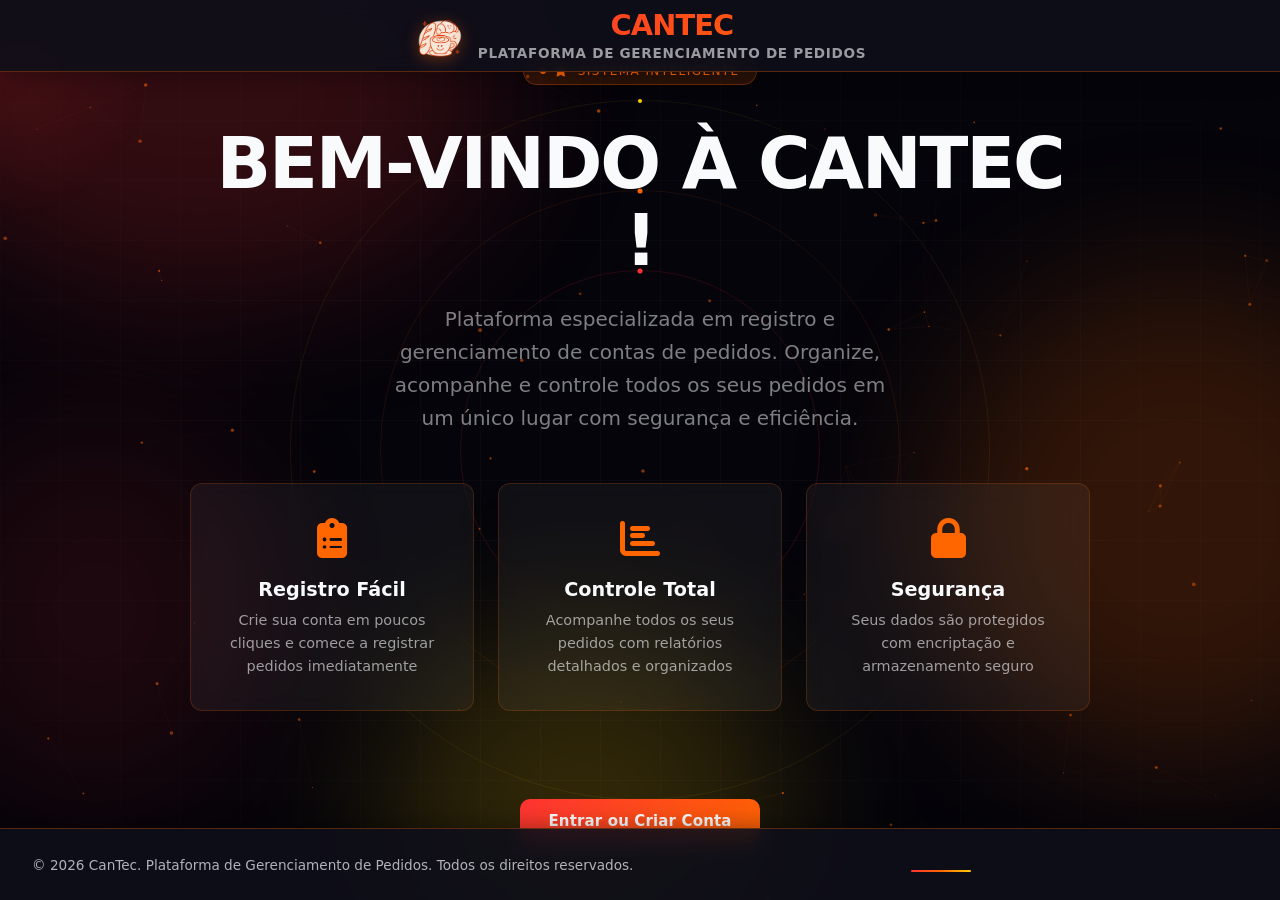
<file: html/index.html>
<!DOCTYPE html>
<html lang="pt-BR">
<head>
    <meta charset="UTF-8"/>
    <meta http-equiv="Content-Security-Policy" content="default-src 'self'; script-src 'self' 'unsafe-inline'; style-src 'self' 'unsafe-inline' https://cdnjs.cloudflare.com; img-src 'self' data:; font-src 'self' https://cdnjs.cloudflare.com; connect-src 'self'; object-src 'none'; base-uri 'self'; frame-ancestors 'none'; form-action 'self'; upgrade-insecure-requests">
    <meta http-equiv="Referrer-Policy" content="strict-origin-when-cross-origin">
    <meta http-equiv="X-Content-Type-Options" content="nosniff">
    <meta http-equiv="Permissions-Policy" content="camera=(), microphone=(), geolocation=()">
    <meta name="viewport" content="width=device-width,initial-scale=1"/>
    <title>CanTec - Home</title>
    <link rel="stylesheet" href="https://cdnjs.cloudflare.com/ajax/libs/font-awesome/6.4.0/css/all.min.css">
    <link rel="stylesheet" href="../css/style.css">
    <style>
:root{--header-height:72px;--footer-height:72px}
*{margin:0;padding:0;box-sizing:border-box}
html,body{width:100%;min-height:100%;background:#04040a;font-family:'Segoe UI',system-ui,sans-serif;}
body{padding-top:var(--header-height);padding-bottom:var(--footer-height);overflow-y:auto;position:relative}
canvas#bg{position:fixed;top:0;left:0;width:100%;height:100%;z-index:0}

.aurora{position:fixed;top:0;left:0;width:100%;height:100%;z-index:1;pointer-events:none;overflow:hidden}
.aurora span{position:absolute;border-radius:50%;opacity:0.18;filter:blur(80px);animation:drift 14s ease-in-out infinite alternate}
.aurora span:nth-child(1){width:600px;height:400px;background:#ff3333;top:-100px;left:-100px;animation-duration:13s}
.aurora span:nth-child(2){width:500px;height:500px;background:#ff6600;top:30%;right:-150px;animation-duration:17s;animation-delay:-4s}
.aurora span:nth-child(3){width:400px;height:350px;background:#ffcc00;bottom:-80px;left:30%;animation-duration:11s;animation-delay:-7s}
.aurora span:nth-child(4){width:350px;height:400px;background:#ff3333;bottom:10%;left:-80px;animation-duration:15s;animation-delay:-2s;opacity:0.1}
@keyframes drift{0%{transform:translate(0,0) scale(1)}100%{transform:translate(60px,40px) scale(1.2)}}

.grid{position:fixed;top:0;left:0;width:100%;height:100%;z-index:2;pointer-events:none;
  background-image:linear-gradient(rgba(255,255,255,0.025) 1px,transparent 1px),linear-gradient(90deg,rgba(255,255,255,0.025) 1px,transparent 1px);
  background-size:60px 60px;
  mask-image:radial-gradient(ellipse 80% 80% at 50% 50%,black 30%,transparent 100%)}

.center{position:absolute;inset:0;z-index:10;display:flex;flex-direction:column;align-items:center;justify-content:center;text-align:center;padding:2rem}

.badge{display:inline-flex;align-items:center;gap:8px;font-size:12px;letter-spacing:0.12em;text-transform:uppercase;color:#ff6600;background:rgba(255,102,0,0.15);border:1px solid rgba(255,102,0,0.3);padding:6px 16px;border-radius:20px;margin-bottom:2.5rem;opacity:0;animation:fadeUp 0.7s 0.3s ease forwards}
.badge-dot{width:6px;height:6px;border-radius:50%;background:#ff6600;animation:blink 1.4s ease-in-out infinite}
@keyframes blink{0%,100%{opacity:1;transform:scale(1)}50%{opacity:0.4;transform:scale(0.7)}}

h1{font-size:clamp(2.8rem,6vw,5.5rem);font-weight:700;line-height:1.08;letter-spacing:-0.03em;color:#f8fafc;opacity:0;animation:fadeUp 0.8s 0.55s ease forwards}
h2{font-size:clamp(2.4rem,5.6vw,4.6rem);font-weight:700;line-height:1.08;letter-spacing:-0.03em;color:#f8fafc;opacity:0;animation:fadeUp 0.8s 0.55s ease forwards;margin:0}
h1 .line{display:block;overflow:hidden}
h1 .line span{display:inline-block;animation:slideIn 0.9s ease forwards;opacity:0}
h1 .line:nth-child(1) span{animation-delay:0.6s}
h1 .line:nth-child(2) span{animation-delay:0.8s}
h1 .gradient-text{background:linear-gradient(135deg,#ff3333 0%,#ff6600 50%,#ffcc00 100%);-webkit-background-clip:text;-webkit-text-fill-color:transparent;background-clip:text}
@keyframes slideIn{0%{transform:translateY(100%);opacity:0}100%{transform:translateY(0);opacity:1}}

p.sub{font-size:clamp(1rem,2vw,1.25rem);color:rgba(248,250,252,0.5);margin-top:1.5rem;max-width:520px;line-height:1.65;opacity:0;animation:fadeUp 0.8s 1.1s ease forwards}
@keyframes fadeUp{from{opacity:0;transform:translateY(24px)}to{opacity:1;transform:translateY(0)}}

.ctas{display:flex;gap:14px;margin-top:2.5rem;opacity:0;animation:fadeUp 0.8s 1.35s ease forwards;flex-wrap:wrap;justify-content:center}
.btn-p{padding:13px 28px;background:linear-gradient(135deg,#ff3333,#ff6600);border:none;border-radius:10px;color:#fff;font-size:15px;font-weight:600;cursor:pointer;letter-spacing:0.01em;position:relative;overflow:hidden;transition:transform 0.2s,opacity 0.2s;text-decoration:none;display:inline-block}
.btn-p::after{content:'';position:absolute;inset:0;background:rgba(255,255,255,0);transition:background 0.2s}
.btn-p:hover{transform:translateY(-2px);opacity:0.92}
.btn-p:hover::after{background:rgba(255,255,255,0.08)}
.btn-s{padding:13px 28px;background:rgba(255,255,255,0.06);border:1px solid rgba(255,255,255,0.12);border-radius:10px;color:rgba(248,250,252,0.85);font-size:15px;font-weight:500;cursor:pointer;letter-spacing:0.01em;transition:background 0.2s,border-color 0.2s,transform 0.2s}
.btn-s:hover{background:rgba(255,255,255,0.1);border-color:rgba(255,255,255,0.22);transform:translateY(-2px)}

.stats{display:flex;gap:3rem;margin-top:4rem;opacity:0;animation:fadeUp 0.8s 1.6s ease forwards;flex-wrap:wrap;justify-content:center}
.stat{text-align:center}
.stat-num{font-size:1.8rem;font-weight:700;color:#f8fafc;letter-spacing:-0.03em}
.stat-lbl{font-size:12px;letter-spacing:0.1em;text-transform:uppercase;color:rgba(248,250,252,0.35);margin-top:4px}
.stat-sep{width:1px;height:40px;background:rgba(255,255,255,0.1);align-self:center}

.orb{position:fixed;border-radius:50%;border:1px solid rgba(255,255,255,0.08);pointer-events:none;z-index:3;animation:orb-spin linear infinite;top:50%;left:50%;transform:translate(-50%,-50%)}
.orb-1{width:360px;height:360px;animation-duration:28s;border-color:rgba(255,51,51,0.15)}
.orb-2{width:520px;height:520px;animation-duration:44s;animation-direction:reverse;border-color:rgba(255,102,0,0.1)}
.orb-3{width:700px;height:700px;animation-duration:60s;border-color:rgba(255,204,0,0.07)}
.orb-dot{position:absolute;width:5px;height:5px;border-radius:50%;background:#ff3333;top:0;left:50%;transform:translate(-50%,-50%)}
.orb-2 .orb-dot{background:#ff6600}
.orb-3 .orb-dot{background:#ffcc00;width:4px;height:4px}
@keyframes orb-spin{to{transform:translate(-50%,-50%) rotate(360deg)}}

.cursor-glow{position:absolute;width:300px;height:300px;border-radius:50%;pointer-events:none;z-index:4;opacity:0.12;background:radial-gradient(circle,#ff3333,transparent 70%);transform:translate(-50%,-50%);transition:opacity 0.3s}

.main-header{position:fixed;top:0;left:0;right:0;height:var(--header-height);z-index:100;background:rgba(15,15,26,0.9);backdrop-filter:blur(10px);border-bottom:1px solid rgba(255,102,0,0.3);padding:0 2rem;box-shadow:0 4px 20px rgba(0,0,0,0.3);display:flex;align-items:center;justify-content:center}
.header-content{max-width:1200px;margin:0 auto;text-align:center;display:flex;align-items:center;justify-content:center;gap:12px}
.header-logo{width:52px;height:52px;object-fit:contain;filter:drop-shadow(0 3px 8px rgba(255,102,0,.35));border-radius:8px}
.header-title{font-size:1.8rem;font-weight:700;margin:0;background:linear-gradient(135deg,#ff3333,#ff6600);-webkit-background-clip:text;-webkit-text-fill-color:transparent;background-clip:text}
.header-subtitle{font-size:0.85rem;color:rgba(248,250,252,0.6);margin:0.3rem 0 0 0;letter-spacing:0.05em;text-transform:uppercase}

.center{position:absolute;inset:0;z-index:10;display:flex;flex-direction:column;align-items:center;justify-content:center;text-align:center;padding:2rem;max-width:1000px;margin:0 auto}
.main-content{position:absolute;inset:0;z-index:10;display:flex;align-items:center;justify-content:center;padding:2rem}
.content-container{display:flex;flex-direction:column;align-items:center;justify-content:center;text-align:center;max-width:1000px;width:100%}

.features-info{display:grid;grid-template-columns:repeat(auto-fit,minmax(280px,1fr));gap:1.5rem;max-width:900px;margin:3rem auto;opacity:0;animation:fadeUp 0.8s 1.5s ease forwards}
.feature-card{background:rgba(255,255,255,0.05);backdrop-filter:blur(10px);border:1px solid rgba(255,102,0,0.2);border-radius:12px;padding:2rem;text-align:center;transition:all 0.3s ease;cursor:pointer}
.feature-card:hover{background:rgba(255,102,0,0.1);border-color:rgba(255,102,0,0.5);transform:translateY(-5px)}
.feature-icon{font-size:2.5rem;margin-bottom:1rem;color:#ff6600}
.feature-card h3{color:#f8fafc;font-size:1.2rem;margin-bottom:0.5rem;font-weight:600}
.feature-card p{color:rgba(248,250,252,0.6);font-size:0.9rem;line-height:1.6}

.main-footer{position:fixed;bottom:0;left:0;right:0;height:var(--footer-height);z-index:100;background:rgba(15,15,26,0.9);backdrop-filter:blur(10px);border-top:1px solid rgba(255,102,0,0.3);padding:0 2rem;text-align:center;box-shadow:0 -4px 20px rgba(0,0,0,0.3);display:flex;align-items:center;justify-content:center}
.main-footer p{color:rgba(248,250,252,0.7);font-size:0.85rem;margin:0;font-weight:500}
.footer-accent{width:60px;height:2px;background:linear-gradient(90deg,#ff3333,#ff6600,#ffcc00);margin:0.8rem auto 0;border-radius:1px}

@media(max-width:768px){.main-header{padding:0.8rem 1rem}.header-title{font-size:1.3rem}.header-subtitle{font-size:0.75rem}.features-info{grid-template-columns:1fr;gap:1rem;margin:2rem auto}.feature-card{padding:1.5rem}}
    </style>
</head>
<body>
<canvas id="bg"></canvas>

<div class="aurora">
  <span></span><span></span><span></span><span></span>
</div>
<div class="grid"></div>

<div class="orb orb-1"><div class="orb-dot"></div></div>
<div class="orb orb-2"><div class="orb-dot"></div></div>
<div class="orb orb-3"><div class="orb-dot"></div></div>

<div class="cursor-glow" id="glow"></div>

<header class="main-header">
  <div class="header-content">
    <img src="/img/logo.png" alt="Logo CanTec" class="header-logo">
    <div>
      <h2 class="header-title">CanTec</h2>
      <p class="header-subtitle">Plataforma de Gerenciamento de Pedidos</p>
    </div>
  </div>
</header>

<div class="main-content">
  <div class="content-container">
  <div class="badge"><span class="badge-dot"></span><i class="fas fa-star"></i> Sistema Inteligente</div>

  <h2>Bem-vindo à CanTec<br>!</h2>

  <p class="sub">Plataforma especializada em registro e gerenciamento de contas de pedidos. Organize, acompanhe e controle todos os seus pedidos em um único lugar com segurança e eficiência.</p>

  <div class="features-info">
    <div class="feature-card">
      <div class="feature-icon"><i class="fas fa-clipboard-list"></i></div>
      <h3>Registro Fácil</h3>
      <p>Crie sua conta em poucos cliques e comece a registrar pedidos imediatamente</p>
    </div>
    <div class="feature-card">
      <div class="feature-icon"><i class="fas fa-chart-bar"></i></div>
      <h3>Controle Total</h3>
      <p>Acompanhe todos os seus pedidos com relatórios detalhados e organizados</p>
    </div>
    <div class="feature-card">
      <div class="feature-icon"><i class="fas fa-lock"></i></div>
      <h3>Segurança</h3>
      <p>Seus dados são protegidos com encriptação e armazenamento seguro</p>
    </div>
  </div>

  <div class="ctas">
    <a href="account.html" class="btn-p">Entrar ou Criar Conta</a>
  </div>
</div>
</div>

<footer class="main-footer">
  <p>&copy; 2026 CanTec. Plataforma de Gerenciamento de Pedidos. Todos os direitos reservados.</p>
  <div class="footer-accent"></div>
</footer>

<script>
const canvas = document.getElementById('bg');
const ctx = canvas.getContext('2d');
let W, H, particles = [], mouse = {x: -9999, y: -9999};

function resize() {
  W = canvas.width = window.innerWidth;
  H = canvas.height = window.innerHeight;
}
resize();
window.addEventListener('resize', resize);

const N = 90;
function mkP() {
  return {
    x: Math.random() * W, y: Math.random() * H,
    vx: (Math.random() - 0.5) * 0.35,
    vy: (Math.random() - 0.5) * 0.35,
    r: Math.random() * 1.5 + 0.4,
    a: Math.random()
  };
}
for (let i = 0; i < N; i++) particles.push(mkP());

function draw() {
  ctx.clearRect(0, 0, W, H);
  const LINK = 130;
  for (let i = 0; i < N; i++) {
    const p = particles[i];
    p.x += p.vx; p.y += p.vy;
    if (p.x < 0) p.x = W; if (p.x > W) p.x = 0;
    if (p.y < 0) p.y = H; if (p.y > H) p.y = 0;
    const dx = p.x - mouse.x, dy = p.y - mouse.y;
    const md = Math.sqrt(dx*dx+dy*dy);
    if (md < 120) { p.x += dx/md*0.6; p.y += dy/md*0.6; }
    ctx.beginPath();
    ctx.arc(p.x, p.y, p.r, 0, Math.PI*2);
    ctx.fillStyle = `rgba(255,102,0,${0.35 + p.a*0.3})`;
    ctx.fill();
  }
  for (let i = 0; i < N; i++) {
    for (let j = i+1; j < N; j++) {
      const dx = particles[i].x - particles[j].x;
      const dy = particles[i].y - particles[j].y;
      const d = Math.sqrt(dx*dx+dy*dy);
      if (d < LINK) {
        ctx.beginPath();
        ctx.moveTo(particles[i].x, particles[i].y);
        ctx.lineTo(particles[j].x, particles[j].y);
        ctx.strokeStyle = `rgba(255,102,0,${0.12*(1-d/LINK)})`;
        ctx.lineWidth = 0.6;
        ctx.stroke();
      }
    }
    const dx = particles[i].x - mouse.x, dy = particles[i].y - mouse.y;
    const d = Math.sqrt(dx*dx+dy*dy);
    if (d < 160) {
      ctx.beginPath();
      ctx.moveTo(particles[i].x, particles[i].y);
      ctx.lineTo(mouse.x, mouse.y);
      ctx.strokeStyle = `rgba(255,204,0,${0.18*(1-d/160)})`;
      ctx.lineWidth = 0.7;
      ctx.stroke();
    }
  }
  requestAnimationFrame(draw);
}
draw();

const glow = document.getElementById('glow');
document.addEventListener('mousemove', e => {
  mouse.x = e.clientX; mouse.y = e.clientY;
  glow.style.left = e.clientX + 'px';
  glow.style.top  = e.clientY + 'px';
  glow.style.opacity = '0.13';
});
document.addEventListener('mouseleave', () => { glow.style.opacity = '0'; });
</script>
</body>
</html>
</file>
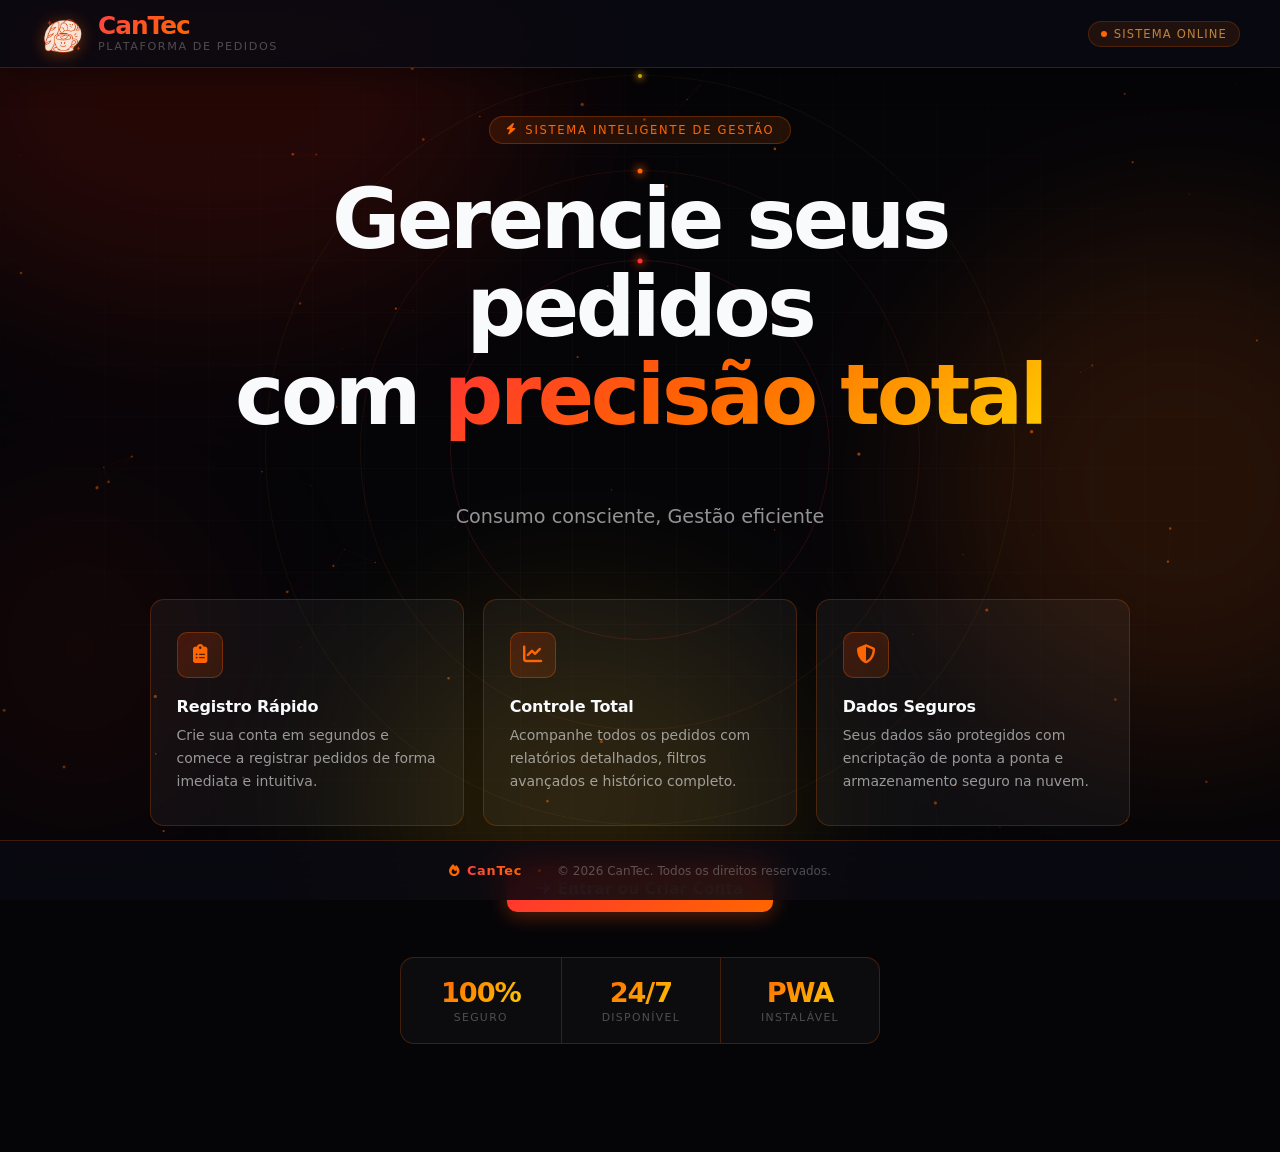
<file: website/index.html>
<!DOCTYPE html>
<html lang="pt-BR">
<head>
  <meta charset="UTF-8" />
  <meta name="viewport" content="width=device-width,initial-scale=1" />
  <meta name="theme-color" content="#ff6600" />
  <meta name="mobile-web-app-capable" content="yes" />
  <meta name="apple-mobile-web-app-capable" content="yes" />
  <meta name="apple-mobile-web-app-status-bar-style" content="black-translucent" />
  <meta name="apple-mobile-web-app-title" content="CanTec" />
  <title>CanTec — Plataforma de Pedidos</title>
  <link rel="stylesheet" href="https://cdnjs.cloudflare.com/ajax/libs/font-awesome/6.4.0/css/all.min.css">
  <link rel="stylesheet" href="css/cursor.css">
  <style>
    /* ── Tokens ───────────────────────────────── */
    :root {
      --brand-red:    #ff3333;
      --brand-orange: #ff6600;
      --brand-amber:  #ffaa00;
      --brand-gold:   #ffcc00;

      --bg-deep:  #050508;
      --bg-card:  rgba(255,255,255,.045);
      --bg-glass: rgba(10,10,18,.88);

      --txt-hi:   #f8fafc;
      --txt-mid:  rgba(248,250,252,.58);
      --txt-low:  rgba(248,250,252,.28);

      --border:   rgba(255,102,0,.22);
      --border-hi:rgba(255,102,0,.55);

      --header-h: 68px;
      --footer-h: 60px;
      --radius:   14px;
    }

    /* ── Reset ────────────────────────────────── */
    *, *::before, *::after { margin:0; padding:0; box-sizing:border-box; }
    html { scroll-behavior:smooth; }
    body {
      min-height:100svh;
      background:var(--bg-deep);
      font-family:'Segoe UI', system-ui, sans-serif;
      color:var(--txt-hi);
      overflow-x:hidden;
      padding-top:var(--header-h);
      padding-bottom:var(--footer-h);
    }

    /* ── Canvas BG ────────────────────────────── */
    #bg {
      position:fixed; inset:0; z-index:0;
      pointer-events:none;
    }

    /* ── Aurora blobs ─────────────────────────── */
    .aurora {
      position:fixed; inset:0; z-index:1;
      pointer-events:none; overflow:hidden;
    }
    .aurora span {
      position:absolute;
      border-radius:50%;
      filter:blur(90px);
      opacity:.13;
      animation:drift ease-in-out infinite alternate;
    }
    .aurora span:nth-child(1){
      width:660px;height:440px;background:#ff2200;
      top:-120px;left:-120px;animation-duration:14s;
    }
    .aurora span:nth-child(2){
      width:520px;height:520px;background:#ff6600;
      top:25%;right:-160px;animation-duration:18s;animation-delay:-5s;
    }
    .aurora span:nth-child(3){
      width:440px;height:380px;background:#ffbb00;
      bottom:-90px;left:28%;animation-duration:12s;animation-delay:-8s;
    }
    .aurora span:nth-child(4){
      width:300px;height:360px;background:#cc2200;
      bottom:8%;left:-70px;animation-duration:16s;animation-delay:-3s;opacity:.08;
    }
    @keyframes drift{
      0%  {transform:translate(0,0) scale(1)}
      100%{transform:translate(55px,45px) scale(1.25)}
    }

    /* ── Fine grid ────────────────────────────── */
    .grid {
      position:fixed; inset:0; z-index:2; pointer-events:none;
      background-image:
        linear-gradient(rgba(255,255,255,.018) 1px, transparent 1px),
        linear-gradient(90deg,rgba(255,255,255,.018) 1px, transparent 1px);
      background-size:52px 52px;
      mask-image:radial-gradient(ellipse 75% 75% at 50% 50%, black 20%, transparent 100%);
    }

    /* ── Cursor glow ──────────────────────────── */
    #glow {
      position:fixed; width:340px; height:340px;
      border-radius:50%; pointer-events:none; z-index:4;
      opacity:0;
      background:radial-gradient(circle, rgba(255,80,0,.14), transparent 68%);
      transform:translate(-50%,-50%);
      transition:opacity .35s;
    }

    /* ── Orbital rings ────────────────────────── */
    .orb {
      position:fixed; top:50%; left:50%;
      border-radius:50%; pointer-events:none; z-index:3;
      border:1px solid transparent;
      animation:spin linear infinite;
      transform:translate(-50%,-50%);
    }
    .orb-1{
      width:380px;height:380px;
      border-color:rgba(255,60,60,.14);
      animation-duration:30s;
    }
    .orb-2{
      width:560px;height:560px;
      border-color:rgba(255,102,0,.09);
      animation-duration:46s;animation-direction:reverse;
    }
    .orb-3{
      width:750px;height:750px;
      border-color:rgba(255,200,0,.06);
      animation-duration:64s;
    }
    .orb-dot{
      position:absolute; width:5px; height:5px;
      border-radius:50%; top:0; left:50%;
      transform:translate(-50%,-50%);
      background:#ff3333;
      box-shadow:0 0 8px 2px rgba(255,60,0,.6);
    }
    .orb-2 .orb-dot{background:#ff6600;box-shadow:0 0 8px 2px rgba(255,100,0,.6);}
    .orb-3 .orb-dot{background:#ffcc00;width:4px;height:4px;box-shadow:0 0 6px 2px rgba(255,200,0,.5);}
    @keyframes spin{to{transform:translate(-50%,-50%) rotate(360deg)}}

    /* ── Header ───────────────────────────────── */
    .main-header {
      position:fixed; top:0; left:0; right:0;
      height:var(--header-h); z-index:100;
      background:var(--bg-glass);
      backdrop-filter:blur(18px) saturate(180%);
      -webkit-backdrop-filter:blur(18px) saturate(180%);
      border-bottom:1px solid var(--border);
      display:flex; align-items:center; justify-content:space-between;
      padding:0 2.5rem;
      box-shadow:0 6px 32px rgba(0,0,0,.4);
    }
    .header-brand{
      display:flex; align-items:center; gap:12px;
    }
    .header-logo{
      width:46px; height:46px; object-fit:contain;
      filter:drop-shadow(0 2px 8px rgba(255,102,0,.4));
      border-radius:10px;
    }
    .brand-text{}
    .brand-name{
      font-size:1.55rem; font-weight:800; letter-spacing:-.04em;
      background:linear-gradient(135deg, #ff4444, #ff6600 55%, #ffcc00);
      -webkit-background-clip:text; -webkit-text-fill-color:transparent;
      background-clip:text; line-height:1;
    }
    .brand-tagline{
      font-size:.7rem; letter-spacing:.14em;
      text-transform:uppercase; color:var(--txt-low);
      margin-top:2px;
    }
    .header-status{
      display:flex; align-items:center; gap:7px;
      font-size:.72rem; letter-spacing:.1em; text-transform:uppercase;
      color:rgba(255,180,80,.7);
      background:rgba(255,100,0,.1);
      border:1px solid rgba(255,100,0,.2);
      padding:5px 12px; border-radius:20px;
    }
    .status-dot{
      width:6px; height:6px; border-radius:50%;
      background:#ff6600;
      animation:pulse 1.6s ease-in-out infinite;
    }
    @keyframes pulse{
      0%,100%{opacity:1;transform:scale(1)}
      50%{opacity:.4;transform:scale(.65)}
    }

    /* ── Main layout ──────────────────────────── */
    .main-content{
      position:relative; z-index:10;
      min-height:calc(100svh - var(--header-h) - var(--footer-h));
      display:flex; align-items:center; justify-content:center;
      padding:3rem 1.5rem;
    }
    .content-wrap{
      display:flex; flex-direction:column;
      align-items:center; text-align:center;
      max-width:980px; width:100%;
      gap:0;
    }

    /* ── Eyebrow badge ────────────────────────── */
    .eyebrow{
      display:inline-flex; align-items:center; gap:8px;
      font-size:.72rem; letter-spacing:.15em; text-transform:uppercase;
      color:var(--brand-orange);
      background:rgba(255,102,0,.12);
      border:1px solid rgba(255,102,0,.28);
      padding:6px 16px; border-radius:20px;
      opacity:0; animation:fadeUp .7s .2s ease forwards;
    }

    /* ── Hero heading ─────────────────────────── */
    .hero-heading{
      margin-top:2rem;
      font-size:clamp(3rem,6.5vw,5.8rem);
      font-weight:800;
      line-height:1.06;
      letter-spacing:-.04em;
      color:var(--txt-hi);
      opacity:0; animation:fadeUp .8s .45s ease forwards;
    }
    .hero-heading .highlight{
      background:linear-gradient(135deg, #ff3333 0%, #ff6600 45%, #ffcc00 100%);
      -webkit-background-clip:text; -webkit-text-fill-color:transparent;
      background-clip:text;
    }

    /* ── Sub description ──────────────────────── */
    .hero-sub{
      margin-top:1.4rem;
      font-size:clamp(1rem,1.8vw,1.2rem);
      color:var(--txt-mid);
      max-width:520px; line-height:1.7;
      opacity:0; animation:fadeUp .8s .7s ease forwards;
    }

    /* ── Divider ──────────────────────────────── */
    .divider{
      width:60px; height:2px; margin:2.5rem auto;
      background:linear-gradient(90deg, transparent, #ff6600, transparent);
      opacity:0; animation:fadeUp .6s .85s ease forwards;
    }

    /* ── Feature cards ────────────────────────── */
    .features{
      display:grid;
      grid-template-columns:repeat(3,1fr);
      gap:1.2rem;
      width:100%;
      margin-top:.5rem;
      opacity:0; animation:fadeUp .8s 1s ease forwards;
    }
    .card{
      background:var(--bg-card);
      backdrop-filter:blur(12px);
      border:1px solid var(--border);
      border-radius:var(--radius);
      padding:2rem 1.6rem;
      text-align:left;
      cursor:default;
      transition:border-color .3s, background .3s, transform .3s, box-shadow .3s;
      position:relative; overflow:hidden;
    }
    .card::before{
      content:'';
      position:absolute; inset:0;
      background:linear-gradient(135deg, rgba(255,102,0,.06), transparent 60%);
      opacity:0; transition:opacity .3s;
    }
    .card:hover{
      border-color:var(--border-hi);
      background:rgba(255,255,255,.07);
      transform:translateY(-6px);
      box-shadow:0 20px 50px rgba(0,0,0,.35), 0 0 0 1px rgba(255,102,0,.15);
    }
    .card:hover::before{ opacity:1; }

    .card-icon{
      width:46px; height:46px; border-radius:10px;
      background:linear-gradient(135deg,rgba(255,60,0,.2),rgba(255,102,0,.12));
      border:1px solid rgba(255,102,0,.3);
      display:flex; align-items:center; justify-content:center;
      font-size:1.2rem; color:var(--brand-orange);
      margin-bottom:1.2rem;
    }
    .card h3{
      font-size:1rem; font-weight:700;
      color:var(--txt-hi); margin-bottom:.5rem;
      letter-spacing:-.01em;
    }
    .card p{
      font-size:.875rem; color:var(--txt-mid); line-height:1.65;
    }

    /* ── CTAs ─────────────────────────────────── */
    .ctas{
      display:flex; gap:12px; margin-top:2.5rem;
      flex-wrap:wrap; justify-content:center;
      opacity:0; animation:fadeUp .8s 1.25s ease forwards;
    }
    .btn-primary{
      display:inline-flex; align-items:center; gap:8px;
      padding:14px 30px;
      background:linear-gradient(135deg, #ff3333 0%, #ff6600 100%);
      border:none; border-radius:10px;
      color:#fff; font-size:.95rem; font-weight:700;
      letter-spacing:.01em; cursor:pointer; text-decoration:none;
      position:relative; overflow:hidden;
      transition:transform .2s, box-shadow .2s, opacity .2s;
      box-shadow:0 4px 20px rgba(255,80,0,.35);
    }
    .btn-primary::after{
      content:''; position:absolute; inset:0;
      background:rgba(255,255,255,0); transition:background .2s;
    }
    .btn-primary:hover{
      transform:translateY(-3px);
      box-shadow:0 8px 30px rgba(255,80,0,.5);
      opacity:.93;
    }
    .btn-primary:hover::after{ background:rgba(255,255,255,.08); }

    .btn-ghost{
      display:inline-flex; align-items:center; gap:8px;
      padding:14px 28px;
      background:rgba(255,255,255,.05);
      border:1px solid rgba(255,255,255,.12);
      border-radius:10px;
      color:rgba(248,250,252,.8);
      font-size:.95rem; font-weight:500;
      cursor:pointer; letter-spacing:.01em;
      transition:background .2s, border-color .2s, transform .2s;
    }
    .btn-ghost:hover{
      background:rgba(255,255,255,.09);
      border-color:rgba(255,255,255,.22);
      transform:translateY(-3px);
    }
    .btn-ghost[hidden]{ display:none; }

    /* ── Stats ────────────────────────────────── */
    .stats{
      display:flex; align-items:center; gap:0;
      margin-top:2.8rem;
      background:rgba(255,255,255,.03);
      border:1px solid var(--border);
      border-radius:var(--radius);
      overflow:hidden;
      opacity:0; animation:fadeUp .8s 1.45s ease forwards;
    }
    .stat{
      padding:1.2rem 2.5rem; text-align:center; flex:1;
    }
    .stat + .stat{
      border-left:1px solid var(--border);
    }
    .stat-num{
      font-size:1.7rem; font-weight:800;
      letter-spacing:-.04em;
      background:linear-gradient(135deg, #ff6600, #ffcc00);
      -webkit-background-clip:text; -webkit-text-fill-color:transparent;
      background-clip:text;
    }
    .stat-lbl{
      font-size:.68rem; letter-spacing:.12em;
      text-transform:uppercase; color:var(--txt-low);
      margin-top:3px;
    }

    /* ── Footer ───────────────────────────────── */
    .main-footer{
      position:fixed; bottom:0; left:0; right:0;
      height:var(--footer-h); z-index:100;
      background:var(--bg-glass);
      backdrop-filter:blur(18px) saturate(180%);
      -webkit-backdrop-filter:blur(18px) saturate(180%);
      border-top:1px solid var(--border);
      display:flex; align-items:center; justify-content:center;
      padding:0 2rem;
    }
    .footer-inner{
      display:flex; align-items:center; gap:16px;
      flex-wrap:wrap; justify-content:center;
    }
    .footer-logo-bar{
      display:flex; align-items:center; gap:7px;
    }
    .footer-logo-bar span{
      font-size:.8rem; font-weight:700; letter-spacing:.06em;
      background:linear-gradient(90deg,#ff4444,#ff6600);
      -webkit-background-clip:text; -webkit-text-fill-color:transparent;
      background-clip:text;
    }
    .footer-dot{
      width:3px; height:3px; border-radius:50%;
      background:var(--border); flex-shrink:0;
    }
    .footer-copy{
      font-size:.75rem; color:var(--txt-low);
    }

    /* ── Keyframes ────────────────────────────── */
    @keyframes fadeUp{
      from{opacity:0;transform:translateY(22px)}
      to  {opacity:1;transform:translateY(0)}
    }

    /* ── Responsive ───────────────────────────── */
    @media(max-width:720px){
      .main-header{padding:0 1.2rem;}
      .header-status{display:none;}
      .hero-heading{font-size:clamp(2.4rem,9vw,3.6rem);}
      .features{grid-template-columns:1fr; gap:1rem;}
      .card{padding:1.4rem 1.3rem;}
      .stats{flex-direction:column; gap:0;}
      .stat + .stat{border-left:none; border-top:1px solid var(--border);}
      .stat{padding:.9rem 1.5rem;}
    }
    @media(max-width:480px){
      .main-content{padding:2rem 1rem;}
    }
  </style>
</head>
<body>

  <canvas id="bg"></canvas>
  <div class="aurora"><span></span><span></span><span></span><span></span></div>
  <div class="grid"></div>

  <div class="orb orb-1"><div class="orb-dot"></div></div>
  <div class="orb orb-2"><div class="orb-dot"></div></div>
  <div class="orb orb-3"><div class="orb-dot"></div></div>
  <div id="glow"></div>

  <!-- ── Header ── -->
  <header class="main-header">
    <div class="header-brand">
      <img src="img/logo.png" alt="CanTec" class="header-logo" onerror="this.style.display='none'">
      <div class="brand-text">
        <div class="brand-name">CanTec</div>
        <div class="brand-tagline">Plataforma de Pedidos</div>
      </div>
    </div>
    <div class="header-status">
      <div class="status-dot"></div>
      Sistema Online
    </div>
  </header>

  <!-- ── Main ── -->
  <main class="main-content">
    <div class="content-wrap">

      <div class="eyebrow">
        <i class="fas fa-bolt"></i>
        Sistema Inteligente de Gestão
      </div>

      <h1 class="hero-heading">
        Gerencie seus pedidos<br>
        com <span class="highlight">precisão total</span>
      </h1>
   
<br>
<br>
  
      <p class="hero-sub">   Consumo consciente, Gestão eficiente </p>
      <br>
<br>
<br>
      <div class="features">
        <div class="card">
          <div class="card-icon"><i class="fas fa-clipboard-list"></i></div>
          <h3>Registro Rápido</h3>
          <p>Crie sua conta em segundos e comece a registrar pedidos de forma imediata e intuitiva.</p>
        </div>
        <div class="card">
          <div class="card-icon"><i class="fas fa-chart-line"></i></div>
          <h3>Controle Total</h3>
          <p>Acompanhe todos os pedidos com relatórios detalhados, filtros avançados e histórico completo.</p>
        </div>
        <div class="card">
          <div class="card-icon"><i class="fas fa-shield-halved"></i></div>
          <h3>Dados Seguros</h3>
          <p>Seus dados são protegidos com encriptação de ponta a ponta e armazenamento seguro na nuvem.</p>
        </div>
      </div>

      <div class="ctas">
        <a href="account.html" class="btn-primary">
          <i class="fas fa-arrow-right"></i>
          Entrar ou Criar Conta
        </a>
        <button type="button" id="installAppButton" class="btn-ghost" hidden>
          <i class="fas fa-download"></i>
          Instalar App
        </button>
      </div>

      <div class="stats">
        <div class="stat">
          <div class="stat-num">100%</div>
          <div class="stat-lbl">Seguro</div>
        </div>
        <div class="stat">
          <div class="stat-num">24/7</div>
          <div class="stat-lbl">Disponível</div>
        </div>
        <div class="stat">
          <div class="stat-num">PWA</div>
          <div class="stat-lbl">Instalável</div>
        </div>
      </div>

    </div>
  </main>

  <!-- ── Footer ── -->
  <footer class="main-footer">
    <div class="footer-inner">
      <div class="footer-logo-bar"><i class="fas fa-fire" style="color:#ff6600;font-size:.75rem"></i><span>CanTec</span></div>
      <div class="footer-dot"></div>
      <p class="footer-copy">&copy; 2026 CanTec. Todos os direitos reservados.</p>
    </div>
  </footer>

  <script>
    /* ── Particle canvas ── */
    const canvas = document.getElementById('bg');
    const ctx    = canvas.getContext('2d');
    let W, H, particles = [], mouse = {x:-9999, y:-9999};

    function resize(){ W = canvas.width = window.innerWidth; H = canvas.height = window.innerHeight; }
    resize();
    window.addEventListener('resize', resize);

    const N = 80;
    const mk = () => ({
      x:  Math.random() * W,
      y:  Math.random() * H,
      vx: (Math.random() - .5) * .32,
      vy: (Math.random() - .5) * .32,
      r:  Math.random() * 1.4 + .3,
      a:  Math.random()
    });
    for(let i=0;i<N;i++) particles.push(mk());

    function draw(){
      ctx.clearRect(0,0,W,H);
      const LINK = 130;
      particles.forEach((p,i) => {
        p.x += p.vx; p.y += p.vy;
        if(p.x<0) p.x=W; if(p.x>W) p.x=0;
        if(p.y<0) p.y=H; if(p.y>H) p.y=0;
        const dx=p.x-mouse.x, dy=p.y-mouse.y, md=Math.hypot(dx,dy);
        if(md<110){ p.x+=dx/md*.55; p.y+=dy/md*.55; }
        ctx.beginPath();
        ctx.arc(p.x, p.y, p.r, 0, Math.PI*2);
        ctx.fillStyle = `rgba(255,102,0,${.3+p.a*.28})`;
        ctx.fill();

        for(let j=i+1;j<N;j++){
          const dx2=p.x-particles[j].x, dy2=p.y-particles[j].y;
          const d=Math.hypot(dx2,dy2);
          if(d<LINK){
            ctx.beginPath();
            ctx.moveTo(p.x,p.y); ctx.lineTo(particles[j].x,particles[j].y);
            ctx.strokeStyle=`rgba(255,102,0,${.1*(1-d/LINK)})`;
            ctx.lineWidth=.55; ctx.stroke();
          }
        }
        const dx3=p.x-mouse.x, dy3=p.y-mouse.y, dm=Math.hypot(dx3,dy3);
        if(dm<170){
          ctx.beginPath();
          ctx.moveTo(p.x,p.y); ctx.lineTo(mouse.x,mouse.y);
          ctx.strokeStyle=`rgba(255,200,0,${.17*(1-dm/170)})`;
          ctx.lineWidth=.65; ctx.stroke();
        }
      });
      requestAnimationFrame(draw);
    }
    draw();

    /* ── Cursor glow ── */
    const glow = document.getElementById('glow');
    document.addEventListener('mousemove', e => {
      mouse.x=e.clientX; mouse.y=e.clientY;
      glow.style.left=e.clientX+'px';
      glow.style.top=e.clientY+'px';
      glow.style.opacity='.9';
    });
    document.addEventListener('mouseleave', () => glow.style.opacity='0');
  </script>
  <script src="pwa.js"></script>
  <script src="js/cursor.js"></script>
</body>
</html>
</file>
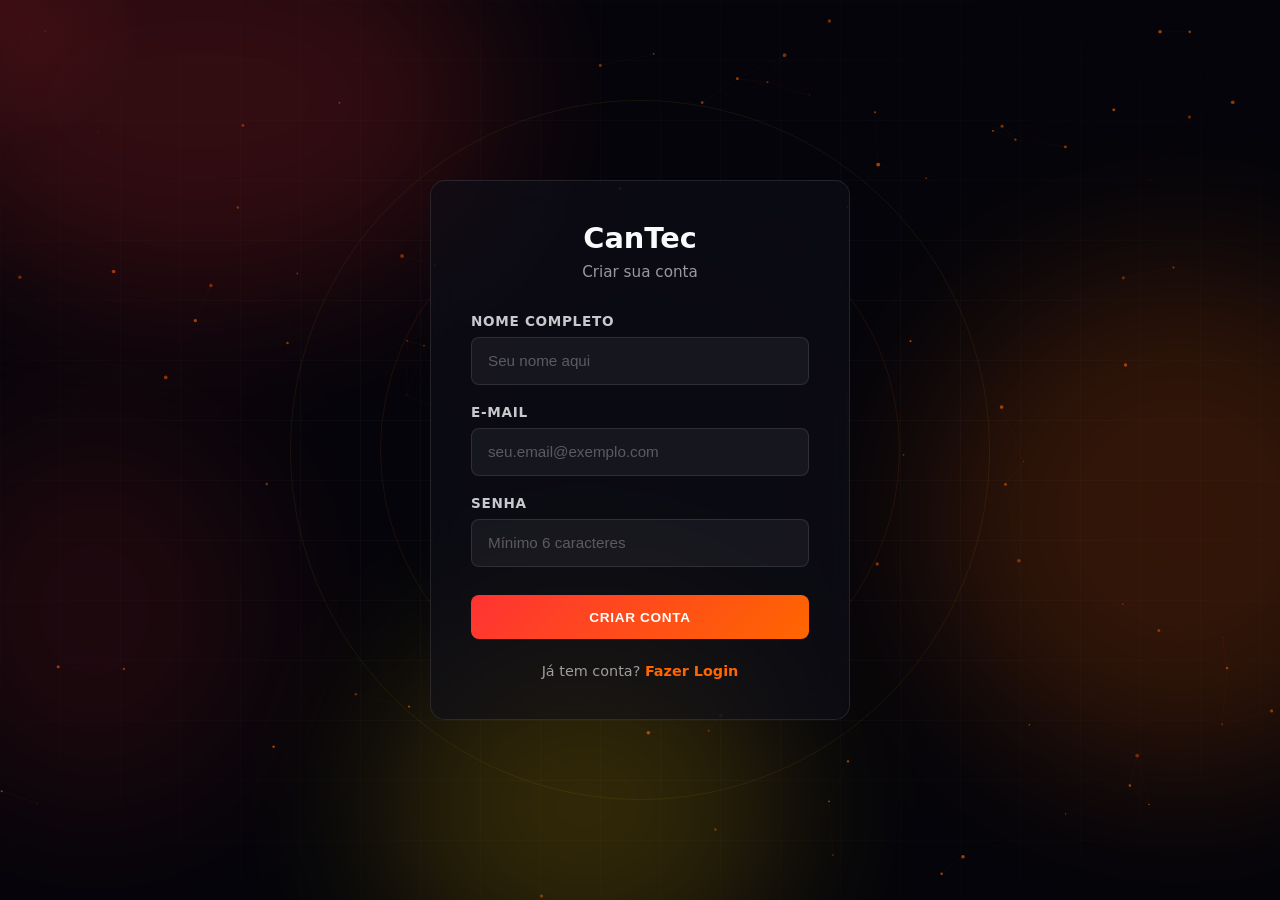
<file: html/account.html>
<!DOCTYPE html>
<html lang="pt-BR">
<head>
    <meta charset="UTF-8"/>
    <meta name="viewport" content="width=device-width,initial-scale=1"/>
    <title>Criar Conta - CanTec</title>
    <style>
*{margin:0;padding:0;box-sizing:border-box}
html,body{width:100%;height:100%;overflow:hidden;background:#04040a;font-family:'Segoe UI',system-ui,sans-serif}
canvas#bg{position:absolute;inset:0;z-index:0}

.aurora{position:absolute;inset:0;z-index:1;pointer-events:none;overflow:hidden}
.aurora span{position:absolute;border-radius:50%;opacity:0.18;filter:blur(80px);animation:drift 14s ease-in-out infinite alternate}
.aurora span:nth-child(1){width:600px;height:400px;background:#ff3333;top:-100px;left:-100px;animation-duration:13s}
.aurora span:nth-child(2){width:500px;height:500px;background:#ff6600;top:30%;right:-150px;animation-duration:17s;animation-delay:-4s}
.aurora span:nth-child(3){width:400px;height:350px;background:#ffcc00;bottom:-80px;left:30%;animation-duration:11s;animation-delay:-7s}
.aurora span:nth-child(4){width:350px;height:400px;background:#ff3333;bottom:10%;left:-80px;animation-duration:15s;animation-delay:-2s;opacity:0.1}
@keyframes drift{0%{transform:translate(0,0) scale(1)}100%{transform:translate(60px,40px) scale(1.2)}}

.grid{position:absolute;inset:0;z-index:2;pointer-events:none;
  background-image:linear-gradient(rgba(255,255,255,0.025) 1px,transparent 1px),linear-gradient(90deg,rgba(255,255,255,0.025) 1px,transparent 1px);
  background-size:60px 60px;
  mask-image:radial-gradient(ellipse 80% 80% at 50% 50%,black 30%,transparent 100%)}

.container{position:absolute;inset:0;z-index:10;display:flex;flex-direction:column;align-items:center;justify-content:center;padding:2rem;overflow-y:auto}

.form-wrapper{background:rgba(15,15,26,0.6);backdrop-filter:blur(20px);border:1px solid rgba(255,255,255,0.1);border-radius:15px;padding:2.5rem;max-width:420px;width:100%;opacity:0;animation:fadeUp 0.8s 0.3s ease forwards;position:relative;z-index:15}

.form-header{text-align:center;margin-bottom:2rem}
.form-header h1{font-size:1.8rem;color:#f8fafc;margin-bottom:0.5rem;font-weight:700}
.form-header p{color:rgba(248,250,252,0.6);font-size:0.95rem}

.form-group{margin-bottom:1.2rem}
.form-group label{display:block;color:rgba(248,250,252,0.8);font-size:0.85rem;font-weight:600;margin-bottom:0.5rem;text-transform:uppercase;letter-spacing:0.05em}
.form-group input{width:100%;padding:0.9rem 1rem;background:rgba(255,255,255,0.05);border:1px solid rgba(255,255,255,0.1);border-radius:8px;color:#f8fafc;font-size:0.95rem;transition:all 0.3s ease}
.form-group input:focus{outline:none;background:rgba(255,255,255,0.08);border-color:rgba(255,102,0,0.5);box-shadow:0 0 20px rgba(255,102,0,0.2)}
.form-group input::placeholder{color:rgba(248,250,252,0.3)}

.form-actions{display:flex;gap:1rem;margin-top:1.8rem}
.btn{flex:1;padding:0.9rem;background:linear-gradient(135deg,#ff3333,#ff6600);border:none;border-radius:8px;color:#fff;font-weight:600;cursor:pointer;transition:all 0.3s ease;text-transform:uppercase;font-size:0.85rem;letter-spacing:0.05em}
.btn:hover{transform:translateY(-2px);opacity:0.9;box-shadow:0 10px 30px rgba(255,51,51,0.3)}
.btn-secondary{background:rgba(255,255,255,0.1);border:1px solid rgba(255,255,255,0.2)}
.btn-secondary:hover{background:rgba(255,255,255,0.15)}

.toggle-link{text-align:center;margin-top:1.5rem;color:rgba(248,250,252,0.6);font-size:0.9rem}
.toggle-link a{color:#ff6600;text-decoration:none;font-weight:600;cursor:pointer;transition:color 0.3s}
.toggle-link a:hover{color:#ffcc00}

.success-msg{background:rgba(76,175,80,0.1);border:1px solid rgba(76,175,80,0.3);color:#4caf50;padding:1rem;border-radius:8px;margin-bottom:1rem;text-align:center;display:none;font-size:0.9rem}

.orb{position:absolute;border-radius:50%;border:1px solid rgba(255,255,255,0.08);pointer-events:none;z-index:3}
.orb-1{width:360px;height:360px;top:50%;left:50%;transform:translate(-50%,-50%);border-color:rgba(255,51,51,0.15);animation:orb-spin 28s linear infinite}
.orb-2{width:520px;height:520px;top:50%;left:50%;transform:translate(-50%,-50%);border-color:rgba(255,102,0,0.1);animation:orb-spin 44s linear infinite reverse}
.orb-3{width:700px;height:700px;top:50%;left:50%;transform:translate(-50%,-50%);border-color:rgba(255,204,0,0.07);animation:orb-spin 60s linear infinite}
@keyframes orb-spin{to{transform:translate(-50%,-50%) rotate(360deg)}}

.cursor-glow{position:absolute;width:300px;height:300px;border-radius:50%;pointer-events:none;z-index:4;opacity:0.12;background:radial-gradient(circle,#ff3333,transparent 70%);transform:translate(-50%,-50%);transition:opacity 0.3s}

@keyframes fadeUp{from{opacity:0;transform:translateY(24px)}to{opacity:1;transform:translateY(0)}}

@media(max-width:480px){.form-wrapper{padding:1.5rem;max-width:90%}.form-actions{flex-direction:column}.btn{width:100%}}
    </style>
</head>
<body>
<canvas id="bg"></canvas>

<div class="aurora">
  <span></span><span></span><span></span><span></span>
</div>
<div class="grid"></div>

<div class="orb orb-1"></div>
<div class="orb orb-2"></div>
<div class="orb orb-3"></div>

<div class="cursor-glow" id="glow"></div>

<div class="container">
  <div class="form-wrapper">
    <div class="form-header">
      <h1>CanTec</h1>
      <p>Criar sua conta</p>
    </div>

    <div id="successMessage" class="success-msg">✓ Conta criada com sucesso! Redirecionando...</div>

    <!-- Formulário de Registro -->
    <form id="registerForm" onsubmit="handleSignup(event)">
      <div class="form-group">
        <label for="nomeReg">Nome Completo</label>
        <input type="text" id="nomeReg" name="nomeReg" placeholder="Seu nome aqui" required>
      </div>
      
      <div class="form-group">
        <label for="emailReg">E-mail</label>
        <input type="email" id="emailReg" name="emailReg" placeholder="seu.email@exemplo.com" required>
      </div>
      
      <div class="form-group">
        <label for="senhaReg">Senha</label>
        <input type="password" id="senhaReg" name="senhaReg" placeholder="Mínimo 6 caracteres" required>
      </div>

      <div class="form-actions">
        <button type="submit" class="btn">Criar Conta</button>
      </div>
    </form>

    <div class="toggle-link">
      Já tem conta? <a onclick="toggleForms()">Fazer Login</a>
    </div>
  </div>

  <!-- Formulário de Login -->
  <div class="form-wrapper" id="loginWrapper" style="display:none;animation-delay:0.4s">
    <div class="form-header">
      <h1>CanTec</h1>
      <p>Faça Login</p>
    </div>

    <form id="loginForm" onsubmit="handleLogin(event)">
      <div class="form-group">
        <label for="emailLog">E-mail</label>
        <input type="email" id="emailLog" name="emailLog" placeholder="seu.email@exemplo.com" required>
      </div>
      
      <div class="form-group">
        <label for="senhaLog">Senha</label>
        <input type="password" id="senhaLog" name="senhaLog" placeholder="Sua senha" required>
      </div>

      <div class="form-actions">
        <button type="submit" class="btn">Entrar</button>
      </div>
    </form>

    <div class="toggle-link">
      Novo por aqui? <a onclick="toggleForms()">Criar Conta</a>
    </div>
  </div>
</div>

<script>
const canvas = document.getElementById('bg');
const ctx = canvas.getContext('2d');
let W, H, particles = [], mouse = {x: -9999, y: -9999};

function resize() {
  W = canvas.width = window.innerWidth;
  H = canvas.height = window.innerHeight;
}
resize();
window.addEventListener('resize', resize);

const N = 90;
function mkP() {
  return {
    x: Math.random() * W, y: Math.random() * H,
    vx: (Math.random() - 0.5) * 0.35,
    vy: (Math.random() - 0.5) * 0.35,
    r: Math.random() * 1.5 + 0.4,
    a: Math.random()
  };
}
for (let i = 0; i < N; i++) particles.push(mkP());

function draw() {
  ctx.clearRect(0, 0, W, H);
  const LINK = 130;
  for (let i = 0; i < N; i++) {
    const p = particles[i];
    p.x += p.vx; p.y += p.vy;
    if (p.x < 0) p.x = W; if (p.x > W) p.x = 0;
    if (p.y < 0) p.y = H; if (p.y > H) p.y = 0;
    const dx = p.x - mouse.x, dy = p.y - mouse.y;
    const md = Math.sqrt(dx*dx+dy*dy);
    if (md < 120) { p.x += dx/md*0.6; p.y += dy/md*0.6; }
    ctx.beginPath();
    ctx.arc(p.x, p.y, p.r, 0, Math.PI*2);
    ctx.fillStyle = `rgba(255,102,0,${0.35 + p.a*0.3})`;
    ctx.fill();
  }
  for (let i = 0; i < N; i++) {
    for (let j = i+1; j < N; j++) {
      const dx = particles[i].x - particles[j].x;
      const dy = particles[i].y - particles[j].y;
      const d = Math.sqrt(dx*dx+dy*dy);
      if (d < LINK) {
        ctx.beginPath();
        ctx.moveTo(particles[i].x, particles[i].y);
        ctx.lineTo(particles[j].x, particles[j].y);
        ctx.strokeStyle = `rgba(255,102,0,${0.12*(1-d/LINK)})`;
        ctx.lineWidth = 0.6;
        ctx.stroke();
      }
    }
    const dx = particles[i].x - mouse.x, dy = particles[i].y - mouse.y;
    const d = Math.sqrt(dx*dx+dy*dy);
    if (d < 160) {
      ctx.beginPath();
      ctx.moveTo(particles[i].x, particles[i].y);
      ctx.lineTo(mouse.x, mouse.y);
      ctx.strokeStyle = `rgba(255,204,0,${0.18*(1-d/160)})`;
      ctx.lineWidth = 0.7;
      ctx.stroke();
    }
  }
  requestAnimationFrame(draw);
}
draw();

const glow = document.getElementById('glow');
document.addEventListener('mousemove', e => {
  mouse.x = e.clientX; mouse.y = e.clientY;
  glow.style.left = e.clientX + 'px';
  glow.style.top = e.clientY + 'px';
  glow.style.opacity = '0.13';
});
document.addEventListener('mouseleave', () => { glow.style.opacity = '0'; });

function toggleForms() {
  document.getElementById('registerForm').parentElement.style.display = 
    document.getElementById('registerForm').parentElement.style.display === 'none' ? 'block' : 'none';
  document.getElementById('loginWrapper').style.display = 
    document.getElementById('loginWrapper').style.display === 'none' ? 'block' : 'none';
}

function handleSignup(event) {
  event.preventDefault();
  const userData = {
    nome: document.getElementById('nomeReg').value,
    email: document.getElementById('emailReg').value,
    senha: document.getElementById('senhaReg').value
  };
  localStorage.setItem('userAccount', JSON.stringify(userData));
  localStorage.setItem('userSession', 'logado');
  document.getElementById('successMessage').style.display = 'block';
  setTimeout(() => window.location.href = 'dashboard.html', 1500);
}

function handleLogin(event) {
  event.preventDefault();
  const email = document.getElementById('emailLog').value;
  localStorage.setItem('userSession', 'logado');
  localStorage.setItem('loginEmail', email);
  document.getElementById('successMessage').style.display = 'block';
  setTimeout(() => window.location.href = 'dashboard.html', 1500);
}
</script>
</body>
</html>
</file>
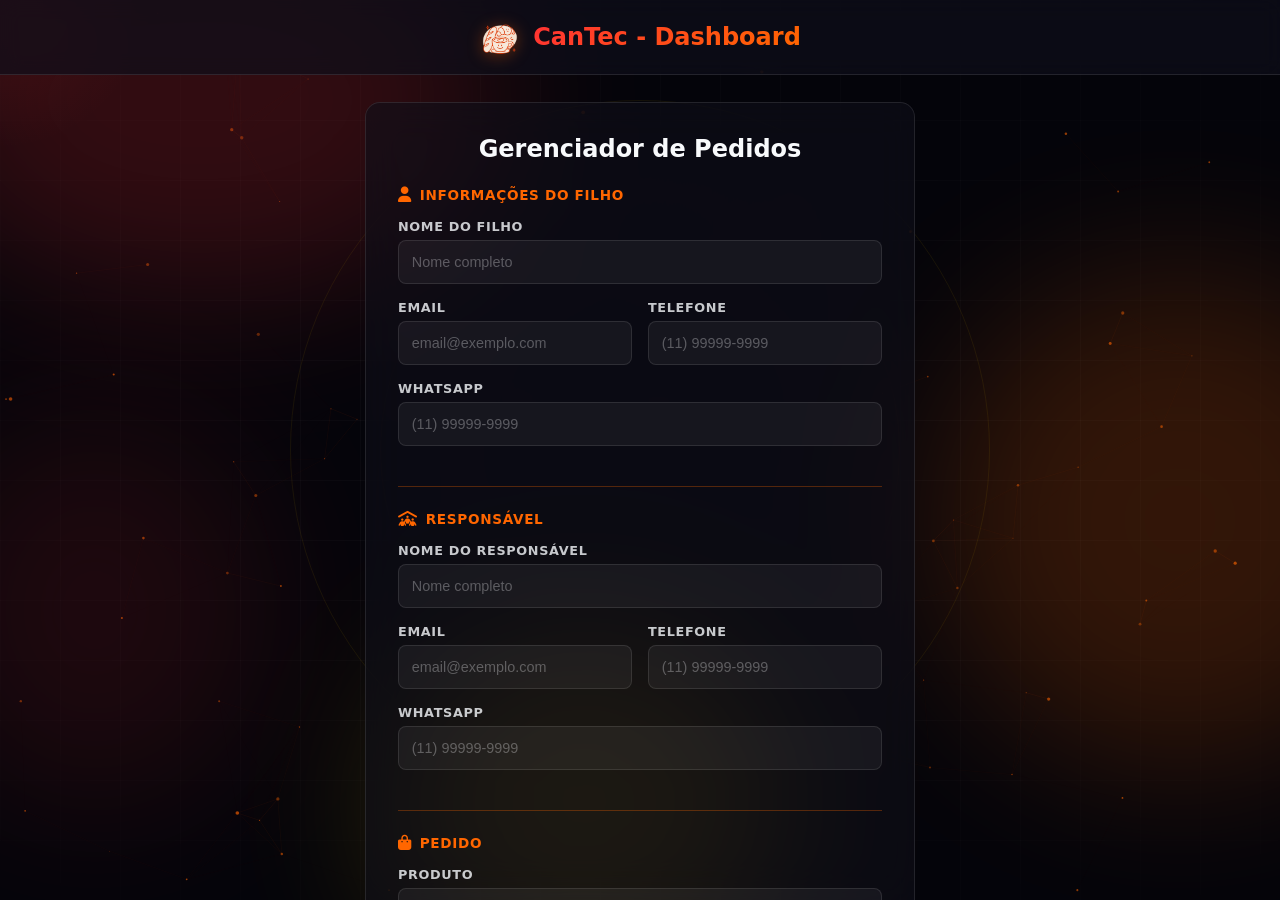
<file: html/dashboard.html>
<!DOCTYPE html>
<html lang="pt-BR">
<head>
    <meta charset="UTF-8"/>
    <meta http-equiv="Content-Security-Policy" content="default-src 'self'; script-src 'self' 'unsafe-inline'; style-src 'self' 'unsafe-inline' https://cdnjs.cloudflare.com; img-src 'self' data:; font-src 'self' https://cdnjs.cloudflare.com; connect-src 'self'; object-src 'none'; base-uri 'self'; frame-ancestors 'none'; form-action 'self'; upgrade-insecure-requests">
    <meta http-equiv="Referrer-Policy" content="strict-origin-when-cross-origin">
    <meta http-equiv="X-Content-Type-Options" content="nosniff">
    <meta http-equiv="Permissions-Policy" content="camera=(), microphone=(), geolocation=()">
    <meta name="viewport" content="width=device-width,initial-scale=1"/>
    <title>Dashboard - CanTec</title>
    <link rel="stylesheet" href="https://cdnjs.cloudflare.com/ajax/libs/font-awesome/6.4.0/css/all.min.css">
    <style>
*{margin:0;padding:0;box-sizing:border-box}
html,body{width:100%;height:100%;overflow:hidden;background:#04040a;font-family:'Segoe UI',system-ui,sans-serif;color:#f8fafc}
canvas#bg{position:absolute;inset:0;z-index:0}

.aurora{position:absolute;inset:0;z-index:1;pointer-events:none;overflow:hidden}
.aurora span{position:absolute;border-radius:50%;opacity:0.18;filter:blur(80px);animation:drift 14s ease-in-out infinite alternate}
.aurora span:nth-child(1){width:600px;height:400px;background:#ff3333;top:-100px;left:-100px;animation-duration:13s}
.aurora span:nth-child(2){width:500px;height:500px;background:#ff6600;top:30%;right:-150px;animation-duration:17s;animation-delay:-4s}
.aurora span:nth-child(3){width:400px;height:350px;background:#ffcc00;bottom:-80px;left:30%;animation-duration:11s;animation-delay:-7s}
.aurora span:nth-child(4){width:350px;height:400px;background:#ff3333;bottom:10%;left:-80px;animation-duration:15s;animation-delay:-2s;opacity:0.1}
@keyframes drift{0%{transform:translate(0,0) scale(1)}100%{transform:translate(60px,40px) scale(1.2)}}

.grid{position:absolute;inset:0;z-index:2;pointer-events:none;
  background-image:linear-gradient(rgba(255,255,255,0.025) 1px,transparent 1px),linear-gradient(90deg,rgba(255,255,255,0.025) 1px,transparent 1px);
  background-size:60px 60px;
  mask-image:radial-gradient(ellipse 80% 80% at 50% 50%,black 30%,transparent 100%)}

header{position:fixed;top:0;left:0;right:0;z-index:100;background:rgba(15,15,26,0.7);backdrop-filter:blur(10px);border-bottom:1px solid rgba(255,255,255,0.1);padding:1rem 2rem;display:flex;align-items:center;justify-content:center;gap:.75rem}
.header-logo{width:42px;height:42px;object-fit:contain;border-radius:8px;filter:drop-shadow(0 2px 8px rgba(255,102,0,.35))}
header h1{font-size:1.5rem;font-weight:700;margin:0;background:linear-gradient(135deg,#ff3333,#ff6600);-webkit-background-clip:text;-webkit-text-fill-color:transparent;background-clip:text}

.dashboard{position:absolute;inset:0;top:70px;z-index:10;display:flex;flex-direction:column;align-items:center;padding:2rem;overflow-y:auto}

.form-wrapper{background:rgba(15,15,26,0.6);backdrop-filter:blur(20px);border:1px solid rgba(255,255,255,0.1);border-radius:15px;padding:2rem;max-width:550px;width:100%;opacity:0;animation:fadeUp 0.8s 0.2s ease forwards;position:relative;z-index:15}

.form-header{text-align:center;margin-bottom:1.5rem}
.form-header h2{font-size:1.5rem;color:#f8fafc;margin-bottom:0.5rem}

.section{margin-bottom:1.5rem;border-bottom:1px solid rgba(255,102,0,0.3);padding-bottom:1.5rem}
.section:last-child{border-bottom:none;margin-bottom:0}
.section-title{font-size:0.85rem;font-weight:700;text-transform:uppercase;color:#ff6600;margin-bottom:1rem;letter-spacing:0.05em;display:flex;align-items:center;gap:.5rem}
.section-title i{font-size:.95rem}

.input-row{display:grid;grid-template-columns:1fr 1fr;gap:1rem}
.input-group{margin-bottom:1rem}
.input-group label{display:block;font-size:0.8rem;font-weight:600;text-transform:uppercase;color:rgba(248,250,252,0.8);margin-bottom:0.4rem;letter-spacing:0.05em}
.input-group input,.input-group select{width:100%;padding:0.8rem;background:rgba(255,255,255,0.05);border:1px solid rgba(255,255,255,0.1);border-radius:8px;color:#f8fafc;font-size:0.9rem;transition:all 0.3s ease}
.input-group input:focus,.input-group select:focus{outline:none;background:rgba(255,255,255,0.08);border-color:rgba(255,102,0,0.5);box-shadow:0 0 20px rgba(255,102,0,0.2)}
.input-group input::placeholder{color:rgba(248,250,252,0.3)}

.btn-group{display:flex;gap:1rem;margin-top:1.5rem;flex-wrap:wrap}
.btn{flex:1;min-width:120px;padding:0.85rem;border:none;border-radius:8px;font-weight:600;cursor:pointer;transition:all 0.3s ease;text-transform:uppercase;font-size:0.8rem;letter-spacing:0.05em;display:flex;align-items:center;justify-content:center;gap:.45rem}
.btn-save{background:linear-gradient(135deg,#ff3333,#ff6600);color:#fff}
.btn-save:hover{transform:translateY(-2px);box-shadow:0 10px 30px rgba(255,51,51,0.3)}
.btn-clear{background:rgba(255,204,0,0.2);border:1px solid rgba(255,204,0,0.5);color:#ffcc00}
.btn-clear:hover{background:rgba(255,204,0,0.3)}
.btn-logout{background:rgba(255,255,255,0.1);border:1px solid rgba(255,255,255,0.2);color:#f8fafc}
.btn-logout:hover{background:rgba(255,255,255,0.15)}

.success-msg{background:rgba(76,175,80,0.15);border:1px solid rgba(76,175,80,0.4);color:#4caf50;padding:1rem;border-radius:8px;margin-bottom:1rem;text-align:center;display:none;font-weight:600;font-size:0.9rem}

.orb{position:absolute;border-radius:50%;border:1px solid rgba(255,255,255,0.08);pointer-events:none;z-index:3}
.orb-1{width:360px;height:360px;top:50%;left:50%;transform:translate(-50%,-50%);border-color:rgba(255,51,51,0.15);animation:orb-spin 28s linear infinite}
.orb-2{width:520px;height:520px;top:50%;left:50%;transform:translate(-50%,-50%);border-color:rgba(255,102,0,0.1);animation:orb-spin 44s linear infinite reverse}
.orb-3{width:700px;height:700px;top:50%;left:50%;transform:translate(-50%,-50%);border-color:rgba(255,204,0,0.07);animation:orb-spin 60s linear infinite}
@keyframes orb-spin{to{transform:translate(-50%,-50%) rotate(360deg)}}

.cursor-glow{position:absolute;width:300px;height:300px;border-radius:50%;pointer-events:none;z-index:4;opacity:0.12;background:radial-gradient(circle,#ff3333,transparent 70%);transform:translate(-50%,-50%);transition:opacity 0.3s}

@keyframes fadeUp{from{opacity:0;transform:translateY(24px)}to{opacity:1;transform:translateY(0)}}

@media(max-width:640px){.form-wrapper{padding:1.5rem}.input-row{grid-template-columns:1fr}.btn-group{flex-direction:column}.btn{width:100%}}
    </style>
</head>
<body>
<canvas id="bg"></canvas>

<div class="aurora">
  <span></span><span></span><span></span><span></span>
</div>
<div class="grid"></div>

<div class="orb orb-1"></div>
<div class="orb orb-2"></div>
<div class="orb orb-3"></div>

<div class="cursor-glow" id="glow"></div>

<header>
  <img src="/img/logo.png" alt="Logo CanTec" class="header-logo">
  <h1>CanTec - Dashboard</h1>
</header>

<div class="dashboard">
  <div class="form-wrapper">
    <div class="form-header">
      <h2>Gerenciador de Pedidos</h2>
    </div>

    <div id="successMessage" class="success-msg"><i class="fa-solid fa-circle-check"></i> Dados salvos com sucesso!</div>

    <form id="dashboardForm">
      <!-- Informações do Filho -->
      <div class="section">
        <h3 class="section-title"><i class="fa-solid fa-user"></i> Informações do Filho</h3>
        
        <div class="input-group">
          <label for="nomeFilho">Nome do Filho</label>
          <input type="text" id="nomeFilho" placeholder="Nome completo" required>
        </div>
        
        <div class="input-row">
          <div class="input-group">
            <label for="emailFilho">Email</label>
            <input type="email" id="emailFilho" placeholder="email@exemplo.com">
          </div>
          <div class="input-group">
            <label for="telefoneFilho">Telefone</label>
            <input type="tel" id="telefoneFilho" placeholder="(11) 99999-9999">
          </div>
        </div>

        <div class="input-group">
          <label for="whatsappFilho">WhatsApp</label>
          <input type="tel" id="whatsappFilho" placeholder="(11) 99999-9999">
        </div>
      </div>

      <!-- Informações do Responsável -->
      <div class="section">
        <h3 class="section-title"><i class="fa-solid fa-people-roof"></i> Responsável</h3>
        
        <div class="input-group">
          <label for="nomeResponsavel">Nome do Responsável</label>
          <input type="text" id="nomeResponsavel" placeholder="Nome completo" required>
        </div>
        
        <div class="input-row">
          <div class="input-group">
            <label for="emailResponsavel">Email</label>
            <input type="email" id="emailResponsavel" placeholder="email@exemplo.com">
          </div>
          <div class="input-group">
            <label for="telefoneResponsavel">Telefone</label>
            <input type="tel" id="telefoneResponsavel" placeholder="(11) 99999-9999">
          </div>
        </div>

        <div class="input-group">
          <label for="whatsappResponsavel">WhatsApp</label>
          <input type="tel" id="whatsappResponsavel" placeholder="(11) 99999-9999">
        </div>
      </div>

      <!-- Informações do Pedido -->
      <div class="section">
        <h3 class="section-title"><i class="fa-solid fa-bag-shopping"></i> Pedido</h3>
        
        <div class="input-group">
          <label for="produto">Produto</label>
          <input type="text" id="produto" placeholder="Ex: Pizza, Hambúrguer..." required>
        </div>

        <div class="input-row">
          <div class="input-group">
            <label for="preco">Preço (R$)</label>
            <input type="number" id="preco" placeholder="0.00" step="0.01" min="0" required>
          </div>
          <div class="input-group">
            <label for="quantidade">Quantidade</label>
            <input type="number" id="quantidade" placeholder="1" min="1" value="1" required>
          </div>
        </div>
      </div>

      <!-- Botões -->
      <div class="btn-group">
        <button type="submit" class="btn btn-save"><i class="fa-solid fa-floppy-disk"></i> Salvar</button>
        <button type="reset" class="btn btn-clear"><i class="fa-solid fa-trash"></i> Limpar</button>
        <button type="button" class="btn btn-logout" onclick="logout()"><i class="fa-solid fa-right-from-bracket"></i> Sair</button>
      </div>
    </form>
  </div>
</div>

<script>
const canvas = document.getElementById('bg');
const ctx = canvas.getContext('2d');
let W, H, particles = [], mouse = {x: -9999, y: -9999};

function resize() {
  W = canvas.width = window.innerWidth;
  H = canvas.height = window.innerHeight;
}
resize();
window.addEventListener('resize', resize);

const N = 90;
function mkP() {
  return {
    x: Math.random() * W, y: Math.random() * H,
    vx: (Math.random() - 0.5) * 0.35,
    vy: (Math.random() - 0.5) * 0.35,
    r: Math.random() * 1.5 + 0.4,
    a: Math.random()
  };
}
for (let i = 0; i < N; i++) particles.push(mkP());

function draw() {
  ctx.clearRect(0, 0, W, H);
  const LINK = 130;
  for (let i = 0; i < N; i++) {
    const p = particles[i];
    p.x += p.vx; p.y += p.vy;
    if (p.x < 0) p.x = W; if (p.x > W) p.x = 0;
    if (p.y < 0) p.y = H; if (p.y > H) p.y = 0;
    const dx = p.x - mouse.x, dy = p.y - mouse.y;
    const md = Math.sqrt(dx*dx+dy*dy);
    if (md < 120) { p.x += dx/md*0.6; p.y += dy/md*0.6; }
    ctx.beginPath();
    ctx.arc(p.x, p.y, p.r, 0, Math.PI*2);
    ctx.fillStyle = `rgba(255,102,0,${0.35 + p.a*0.3})`;
    ctx.fill();
  }
  for (let i = 0; i < N; i++) {
    for (let j = i+1; j < N; j++) {
      const dx = particles[i].x - particles[j].x;
      const dy = particles[i].y - particles[j].y;
      const d = Math.sqrt(dx*dx+dy*dy);
      if (d < LINK) {
        ctx.beginPath();
        ctx.moveTo(particles[i].x, particles[i].y);
        ctx.lineTo(particles[j].x, particles[j].y);
        ctx.strokeStyle = `rgba(255,102,0,${0.12*(1-d/LINK)})`;
        ctx.lineWidth = 0.6;
        ctx.stroke();
      }
    }
    const dx = particles[i].x - mouse.x, dy = particles[i].y - mouse.y;
    const d = Math.sqrt(dx*dx+dy*dy);
    if (d < 160) {
      ctx.beginPath();
      ctx.moveTo(particles[i].x, particles[i].y);
      ctx.lineTo(mouse.x, mouse.y);
      ctx.strokeStyle = `rgba(255,204,0,${0.18*(1-d/160)})`;
      ctx.lineWidth = 0.7;
      ctx.stroke();
    }
  }
  requestAnimationFrame(draw);
}
draw();

const glow = document.getElementById('glow');
document.addEventListener('mousemove', e => {
  mouse.x = e.clientX; mouse.y = e.clientY;
  glow.style.left = e.clientX + 'px';
  glow.style.top = e.clientY + 'px';
  glow.style.opacity = '0.13';
});
document.addEventListener('mouseleave', () => { glow.style.opacity = '0'; });

const FORM_STORAGE_KEY = 'cantinaPedidoRascunho';
const FORM_LIST_STORAGE_KEY = 'cantinaPedidos';
const dashboardForm = document.getElementById('dashboardForm');

function sanitizeInput(value) {
  return String(value || '').replace(/[<>\"']/g, '').trim();
}

function getFormData() {
  return {
    nomeFilho: sanitizeInput(document.getElementById('nomeFilho').value),
    emailFilho: sanitizeInput(document.getElementById('emailFilho').value),
    telefoneFilho: sanitizeInput(document.getElementById('telefoneFilho').value),
    whatsappFilho: sanitizeInput(document.getElementById('whatsappFilho').value),
    nomeResponsavel: sanitizeInput(document.getElementById('nomeResponsavel').value),
    emailResponsavel: sanitizeInput(document.getElementById('emailResponsavel').value),
    telefoneResponsavel: sanitizeInput(document.getElementById('telefoneResponsavel').value),
    whatsappResponsavel: sanitizeInput(document.getElementById('whatsappResponsavel').value),
    produto: sanitizeInput(document.getElementById('produto').value),
    preco: sanitizeInput(document.getElementById('preco').value),
    quantidade: sanitizeInput(document.getElementById('quantidade').value)
  };
}

function showSaveStatus(message, success = true) {
  const successMsg = document.getElementById('successMessage');
  successMsg.innerHTML = `<i class="fa-solid ${success ? 'fa-circle-check' : 'fa-triangle-exclamation'}"></i> ${message}`;
  successMsg.style.display = 'block';
  successMsg.style.color = success ? '#4caf50' : '#f59e0b';
  successMsg.style.borderColor = success ? 'rgba(76,175,80,0.4)' : 'rgba(245,158,11,0.45)';
  successMsg.style.background = success ? 'rgba(76,175,80,0.15)' : 'rgba(245,158,11,0.15)';
  setTimeout(() => {
    successMsg.style.display = 'none';
  }, 2500);
}

function saveToBrowserCache() {
  try {
    const formData = getFormData();
    const pedidos = JSON.parse(localStorage.getItem(FORM_LIST_STORAGE_KEY) || '[]');
    pedidos.push({
      ...formData,
      id: `pedido-${Date.now()}`,
      criadoEm: new Date().toISOString()
    });

    localStorage.setItem(FORM_LIST_STORAGE_KEY, JSON.stringify(pedidos));
    localStorage.setItem(FORM_STORAGE_KEY, JSON.stringify(formData));
    showSaveStatus(`Comprovante salvo no cache! Total: ${pedidos.length}`);
  } catch (error) {
    console.error('Falha ao salvar no cache do navegador:', error);
    showSaveStatus('Não foi possível salvar. Verifique as permissões do navegador.', false);
  }
}

function clearOrderFieldsForNextReceipt() {
  document.getElementById('produto').value = '';
  document.getElementById('preco').value = '';
  document.getElementById('quantidade').value = '1';
  document.getElementById('produto').focus();
}

dashboardForm.addEventListener('submit', function(e) {
  e.preventDefault();
  if (!dashboardForm.checkValidity()) {
    dashboardForm.reportValidity();
    return;
  }
  saveToBrowserCache();
  clearOrderFieldsForNextReceipt();
});

// Carregar dados ao abrir
window.addEventListener('load', function() {
  const savedData = localStorage.getItem(FORM_STORAGE_KEY);
  if (savedData) {
    const formData = JSON.parse(savedData);
    document.getElementById('nomeFilho').value = formData.nomeFilho || '';
    document.getElementById('emailFilho').value = formData.emailFilho || '';
    document.getElementById('telefoneFilho').value = formData.telefoneFilho || '';
    document.getElementById('whatsappFilho').value = formData.whatsappFilho || '';
    document.getElementById('nomeResponsavel').value = formData.nomeResponsavel || '';
    document.getElementById('emailResponsavel').value = formData.emailResponsavel || '';
    document.getElementById('telefoneResponsavel').value = formData.telefoneResponsavel || '';
    document.getElementById('whatsappResponsavel').value = formData.whatsappResponsavel || '';
    document.getElementById('produto').value = formData.produto || '';
    document.getElementById('preco').value = formData.preco || '';
    document.getElementById('quantidade').value = formData.quantidade || '1';
  }
});


dashboardForm.addEventListener('reset', function() {
  setTimeout(() => {
    localStorage.removeItem(FORM_STORAGE_KEY);
    showSaveStatus('Campos limpos. Comprovantes já salvos continuam no cache.');
  }, 0);
});

function logout() {
  if (confirm('Tem certeza que deseja sair?')) {
    localStorage.removeItem('userSession');
    window.location.href = 'index.html';
  }
}
</script>
</body>
</html>
</file>
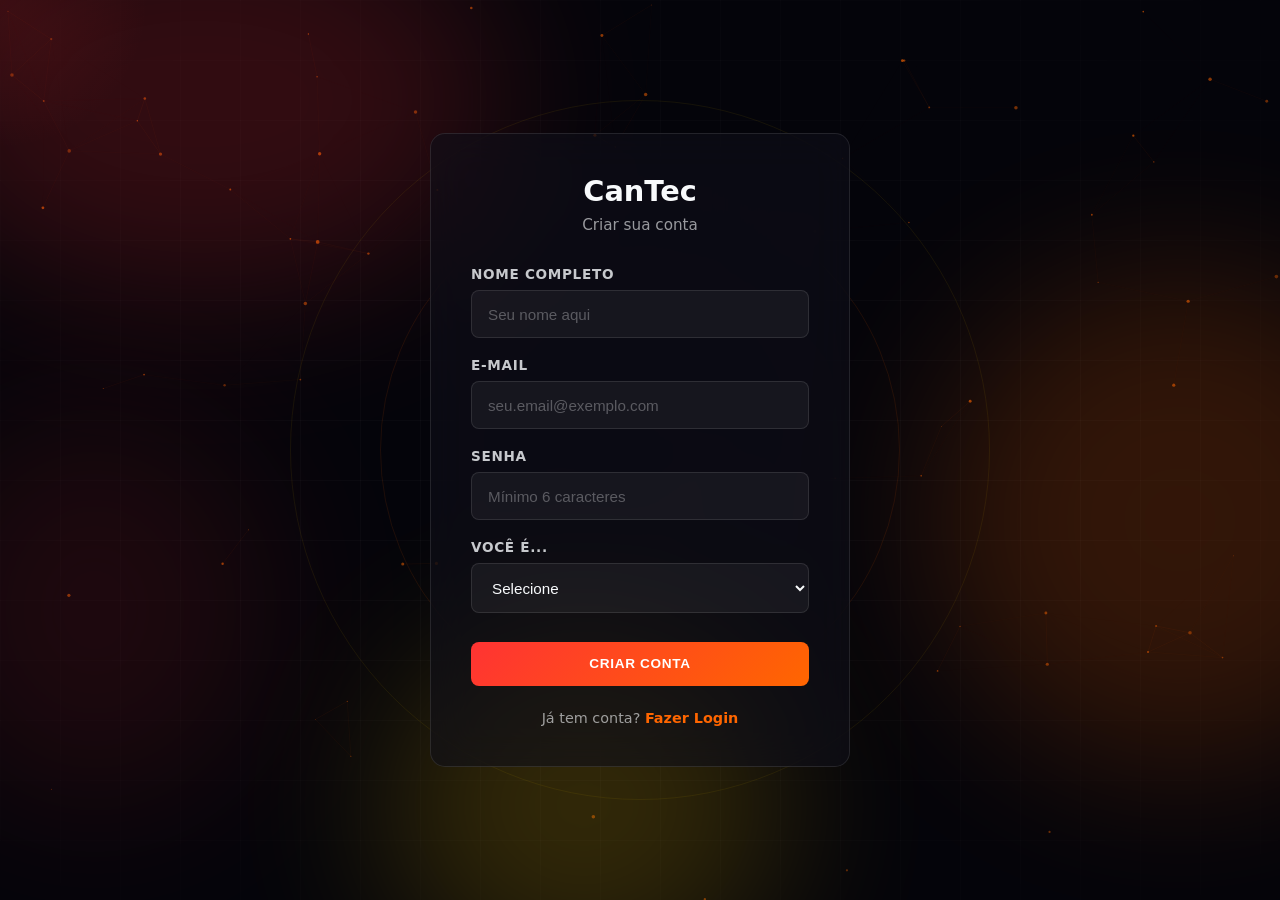
<file: website/account.html>
<!DOCTYPE html>
<html lang="pt-BR">
<head>
    <meta charset="UTF-8"/>
    <meta name="viewport" content="width=device-width,initial-scale=1"/>
    <meta name="theme-color" content="#ff6600"/>
    <meta name="mobile-web-app-capable" content="yes"/>
    <meta name="apple-mobile-web-app-capable" content="yes"/>
    <meta name="apple-mobile-web-app-status-bar-style" content="black-translucent"/>
    <meta name="apple-mobile-web-app-title" content="CanTec"/>
    <title>Criar Conta - CanTec</title>
    <link rel="manifest" href="manifest.webmanifest">
    <link rel="icon" type="image/png" sizes="192x192" href="img/logo.png">
    <link rel="apple-touch-icon" href="img/apple-touch-icon.png">
    <link rel="stylesheet" href="css/cursor.css">
    <style>
*{margin:0;padding:0;box-sizing:border-box}
html,body{width:100%;height:100%;overflow:hidden;background:#04040a;font-family:'Segoe UI',system-ui,sans-serif}
canvas#bg{position:absolute;inset:0;z-index:0}

.aurora{position:absolute;inset:0;z-index:1;pointer-events:none;overflow:hidden}
.aurora span{position:absolute;border-radius:50%;opacity:0.18;filter:blur(80px);animation:drift 14s ease-in-out infinite alternate}
.aurora span:nth-child(1){width:600px;height:400px;background:#ff3333;top:-100px;left:-100px;animation-duration:13s}
.aurora span:nth-child(2){width:500px;height:500px;background:#ff6600;top:30%;right:-150px;animation-duration:17s;animation-delay:-4s}
.aurora span:nth-child(3){width:400px;height:350px;background:#ffcc00;bottom:-80px;left:30%;animation-duration:11s;animation-delay:-7s}
.aurora span:nth-child(4){width:350px;height:400px;background:#ff3333;bottom:10%;left:-80px;animation-duration:15s;animation-delay:-2s;opacity:0.1}
@keyframes drift{0%{transform:translate(0,0) scale(1)}100%{transform:translate(60px,40px) scale(1.2)}}

.grid{position:absolute;inset:0;z-index:2;pointer-events:none;
  background-image:linear-gradient(rgba(255,255,255,0.025) 1px,transparent 1px),linear-gradient(90deg,rgba(255,255,255,0.025) 1px,transparent 1px);
  background-size:60px 60px;
  mask-image:radial-gradient(ellipse 80% 80% at 50% 50%,black 30%,transparent 100%)}

.container{position:absolute;inset:0;z-index:10;display:flex;flex-direction:column;align-items:center;justify-content:center;padding:2rem;overflow-y:auto}

.form-wrapper{background:rgba(15,15,26,0.6);backdrop-filter:blur(20px);border:1px solid rgba(255,255,255,0.1);border-radius:15px;padding:2.5rem;max-width:420px;width:100%;opacity:0;animation:fadeUp 0.8s 0.3s ease forwards;position:relative;z-index:15}

.form-header{text-align:center;margin-bottom:2rem}
.form-header h1{font-size:1.8rem;color:#f8fafc;margin-bottom:0.5rem;font-weight:700}
.form-header p{color:rgba(248,250,252,0.6);font-size:0.95rem}

.form-group{margin-bottom:1.2rem}
.form-group label{display:block;color:rgba(248,250,252,0.8);font-size:0.85rem;font-weight:600;margin-bottom:0.5rem;text-transform:uppercase;letter-spacing:0.05em}
.form-group input,.form-group select{width:100%;padding:0.9rem 1rem;background:rgba(255,255,255,0.05);border:1px solid rgba(255,255,255,0.1);border-radius:8px;color:#f8fafc;font-size:0.95rem;transition:all 0.3s ease}
.form-group input:focus,.form-group select:focus{outline:none;background:rgba(255,255,255,0.08);border-color:rgba(255,102,0,0.5);box-shadow:0 0 20px rgba(255,102,0,0.2)}
.form-group input::placeholder{color:rgba(248,250,252,0.3)}
.form-group select option{background:#0b0b12;color:#f8fafc}

.form-actions{display:flex;gap:1rem;margin-top:1.8rem}
.btn{flex:1;padding:0.9rem;background:linear-gradient(135deg,#ff3333,#ff6600);border:none;border-radius:8px;color:#fff;font-weight:600;cursor:pointer;transition:all 0.3s ease;text-transform:uppercase;font-size:0.85rem;letter-spacing:0.05em}
.btn:hover{transform:translateY(-2px);opacity:0.9;box-shadow:0 10px 30px rgba(255,51,51,0.3)}

.toggle-link{text-align:center;margin-top:1.5rem;color:rgba(248,250,252,0.6);font-size:0.9rem}
.toggle-link a{color:#ff6600;text-decoration:none;font-weight:600;cursor:pointer;transition:color 0.3s}
.toggle-link a:hover{color:#ffcc00}

.success-msg{background:rgba(76,175,80,0.1);border:1px solid rgba(76,175,80,0.3);color:#4caf50;padding:1rem;border-radius:8px;margin-bottom:1rem;text-align:center;display:none;font-size:0.9rem}
.error-msg{background:rgba(239,68,68,0.12);border:1px solid rgba(239,68,68,0.45);color:#fda4af;padding:0.9rem;border-radius:8px;margin-bottom:1rem;text-align:center;display:none;font-size:0.9rem}

.orb{position:absolute;border-radius:50%;border:1px solid rgba(255,255,255,0.08);pointer-events:none;z-index:3}
.orb-1{width:360px;height:360px;top:50%;left:50%;transform:translate(-50%,-50%);border-color:rgba(255,51,51,0.15);animation:orb-spin 28s linear infinite}
.orb-2{width:520px;height:520px;top:50%;left:50%;transform:translate(-50%,-50%);border-color:rgba(255,102,0,0.1);animation:orb-spin 44s linear infinite reverse}
.orb-3{width:700px;height:700px;top:50%;left:50%;transform:translate(-50%,-50%);border-color:rgba(255,204,0,0.07);animation:orb-spin 60s linear infinite}
@keyframes orb-spin{to{transform:translate(-50%,-50%) rotate(360deg)}}

.cursor-glow{position:absolute;width:300px;height:300px;border-radius:50%;pointer-events:none;z-index:4;opacity:0.12;background:radial-gradient(circle,#ff3333,transparent 70%);transform:translate(-50%,-50%);transition:opacity 0.3s}

@keyframes fadeUp{from{opacity:0;transform:translateY(24px)}to{opacity:1;transform:translateY(0)}}

@media(max-width:480px){.form-wrapper{padding:1.5rem;max-width:90%}.form-actions{flex-direction:column}.btn{width:100%}}
    </style>
</head>
<body>
<canvas id="bg"></canvas>

<div class="aurora">
  <span></span><span></span><span></span><span></span>
</div>
<div class="grid"></div>

<div class="orb orb-1"></div>
<div class="orb orb-2"></div>
<div class="orb orb-3"></div>

<div class="cursor-glow" id="glow"></div>

<div class="container">
  <div class="form-wrapper" id="registerWrapper">
    <div class="form-header">
      <h1>CanTec</h1>
      <p>Criar sua conta</p>
    </div>

    <div id="successMessage" class="success-msg">✓ Operação realizada com sucesso! Redirecionando...</div>
    <div id="errorMessage" class="error-msg"></div>

    <form id="registerForm" onsubmit="handleSignup(event)">
      <div class="form-group">
        <label for="nomeReg">Nome Completo</label>
        <input type="text" id="nomeReg" name="nomeReg" placeholder="Seu nome aqui" required>
      </div>
      
      <div class="form-group">
        <label for="emailReg">E-mail</label>
        <input type="email" id="emailReg" name="emailReg" placeholder="seu.email@exemplo.com" required>
      </div>
      
      <div class="form-group">
        <label for="senhaReg">Senha</label>
        <input type="password" id="senhaReg" name="senhaReg" placeholder="Mínimo 6 caracteres" required minlength="6">
      </div>

      <div class="form-group">
        <label for="tipoReg">Você é...</label>
        <select id="tipoReg" name="tipoReg" required>
          <option value="">Selecione</option>
          <option value="aluno">Cliente</option>
          <option value="funcionario">Funcionário de cantina</option>
        </select>
      </div>

      <div class="form-actions">
        <button type="submit" class="btn">Criar Conta</button>
      </div>
    </form>

    <div class="toggle-link">
      Já tem conta? <a onclick="toggleForms()">Fazer Login</a>
    </div>
  </div>

  <div class="form-wrapper" id="loginWrapper" style="display:none;animation-delay:0.4s">
    <div class="form-header">
      <h1>CanTec</h1>
      <p>Faça Login</p>
    </div>

    <form id="loginForm" onsubmit="handleLogin(event)">
      <div class="form-group">
        <label for="emailLog">E-mail</label>
        <input type="email" id="emailLog" name="emailLog" placeholder="seu.email@exemplo.com" required>
      </div>
      
      <div class="form-group">
        <label for="senhaLog">Senha</label>
        <input type="password" id="senhaLog" name="senhaLog" placeholder="Sua senha" required>
      </div>

      <div class="form-group">
        <label for="tipoLog">Entrar como</label>
        <select id="tipoLog" name="tipoLog" required>
          <option value="">Selecione</option>
          <option value="aluno">Aluno</option>
          <option value="funcionario">Funcionário de cantina</option>
        </select>
      </div>

      <div class="form-actions">
        <button type="submit" class="btn">Entrar</button>
      </div>
    </form>

    <div class="toggle-link">
      Novo por aqui? <a onclick="toggleForms()">Criar Conta</a>
    </div>
  </div>
</div>

<script>
const canvas = document.getElementById('bg');
const ctx = canvas.getContext('2d');
let W, H, particles = [], mouse = {x: -9999, y: -9999};
const USERS_STORAGE_KEY = 'cantinaUsers';

function resize() {
  W = canvas.width = window.innerWidth;
  H = canvas.height = window.innerHeight;
}
resize();
window.addEventListener('resize', resize);

const N = 90;
function mkP() {
  return {
    x: Math.random() * W, y: Math.random() * H,
    vx: (Math.random() - 0.5) * 0.35,
    vy: (Math.random() - 0.5) * 0.35,
    r: Math.random() * 1.5 + 0.4,
    a: Math.random()
  };
}
for (let i = 0; i < N; i++) particles.push(mkP());

function draw() {
  ctx.clearRect(0, 0, W, H);
  const LINK = 130;
  for (let i = 0; i < N; i++) {
    const p = particles[i];
    p.x += p.vx; p.y += p.vy;
    if (p.x < 0) p.x = W; if (p.x > W) p.x = 0;
    if (p.y < 0) p.y = H; if (p.y > H) p.y = 0;
    const dx = p.x - mouse.x, dy = p.y - mouse.y;
    const md = Math.sqrt(dx*dx+dy*dy);
    if (md < 120) { p.x += dx/md*0.6; p.y += dy/md*0.6; }
    ctx.beginPath();
    ctx.arc(p.x, p.y, p.r, 0, Math.PI*2);
    ctx.fillStyle = `rgba(255,102,0,${0.35 + p.a*0.3})`;
    ctx.fill();
  }
  for (let i = 0; i < N; i++) {
    for (let j = i+1; j < N; j++) {
      const dx = particles[i].x - particles[j].x;
      const dy = particles[i].y - particles[j].y;
      const d = Math.sqrt(dx*dx+dy*dy);
      if (d < LINK) {
        ctx.beginPath();
        ctx.moveTo(particles[i].x, particles[i].y);
        ctx.lineTo(particles[j].x, particles[j].y);
        ctx.strokeStyle = `rgba(255,102,0,${0.12*(1-d/LINK)})`;
        ctx.lineWidth = 0.6;
        ctx.stroke();
      }
    }
    const dx = particles[i].x - mouse.x, dy = particles[i].y - mouse.y;
    const d = Math.sqrt(dx*dx+dy*dy);
    if (d < 160) {
      ctx.beginPath();
      ctx.moveTo(particles[i].x, particles[i].y);
      ctx.lineTo(mouse.x, mouse.y);
      ctx.strokeStyle = `rgba(255,204,0,${0.18*(1-d/160)})`;
      ctx.lineWidth = 0.7;
      ctx.stroke();
    }
  }
  requestAnimationFrame(draw);
}
draw();

const glow = document.getElementById('glow');
document.addEventListener('mousemove', e => {
  mouse.x = e.clientX; mouse.y = e.clientY;
  glow.style.left = e.clientX + 'px';
  glow.style.top = e.clientY + 'px';
  glow.style.opacity = '0.13';
});
document.addEventListener('mouseleave', () => { glow.style.opacity = '0'; });

function sanitizeInput(value) {
  return String(value || '').replace(/[<>"']/g, '').trim();
}

function getUsers() {
  return JSON.parse(localStorage.getItem(USERS_STORAGE_KEY) || '[]');
}

function saveUsers(users) {
  localStorage.setItem(USERS_STORAGE_KEY, JSON.stringify(users));
}

function redirectByRole(role) {
  const targetPage = role === 'funcionario' ? 'dashboard.html' : 'shop.html';
  setTimeout(() => {
    window.location.href = targetPage;
  }, 1300);
}

function showMessage(message, isError = false) {
  const successMessage = document.getElementById('successMessage');
  const errorMessage = document.getElementById('errorMessage');

  if (isError) {
    successMessage.style.display = 'none';
    errorMessage.textContent = message;
    errorMessage.style.display = 'block';
    return;
  }

  errorMessage.style.display = 'none';
  successMessage.textContent = message;
  successMessage.style.display = 'block';
}

function saveSession(user) {
  localStorage.setItem('userSession', 'logado');
  localStorage.setItem('currentUser', JSON.stringify({
    nome: user.nome,
    email: user.email,
    tipo: user.tipo
  }));
  localStorage.setItem('userRole', user.tipo);
}

function toggleForms() {
  document.getElementById('registerWrapper').style.display =
    document.getElementById('registerWrapper').style.display === 'none' ? 'block' : 'none';
  document.getElementById('loginWrapper').style.display =
    document.getElementById('loginWrapper').style.display === 'none' ? 'block' : 'none';
  document.getElementById('successMessage').style.display = 'none';
  document.getElementById('errorMessage').style.display = 'none';
}

function handleSignup(event) {
  event.preventDefault();

  const newUser = {
    nome: sanitizeInput(document.getElementById('nomeReg').value),
    email: sanitizeInput(document.getElementById('emailReg').value).toLowerCase(),
    senha: document.getElementById('senhaReg').value,
    tipo: document.getElementById('tipoReg').value
  };

  const users = getUsers();
  const alreadyExists = users.some(user => user.email === newUser.email && user.tipo === newUser.tipo);

  if (alreadyExists) {
    showMessage('Já existe conta para esse e-mail nesse perfil.', true);
    return;
  }

  users.push(newUser);
  saveUsers(users);
  saveSession(newUser);

  showMessage('✓ Conta criada com sucesso! Redirecionando...');
  redirectByRole(newUser.tipo);
}

function handleLogin(event) {
  event.preventDefault();

  const email = sanitizeInput(document.getElementById('emailLog').value).toLowerCase();
  const senha = document.getElementById('senhaLog').value;
  const tipo = document.getElementById('tipoLog').value;

  const user = getUsers().find(item => item.email === email && item.senha === senha && item.tipo === tipo);

  if (!user) {
    showMessage('Credenciais inválidas. Confira e tente novamente.', true);
    return;
  }

  saveSession(user);
  showMessage('✓ Login efetuado! Redirecionando...');
  redirectByRole(tipo);
}
</script>
<script src="pwa.js"></script>
<script src="js/cursor.js"></script>
</body>
</html>
</file>
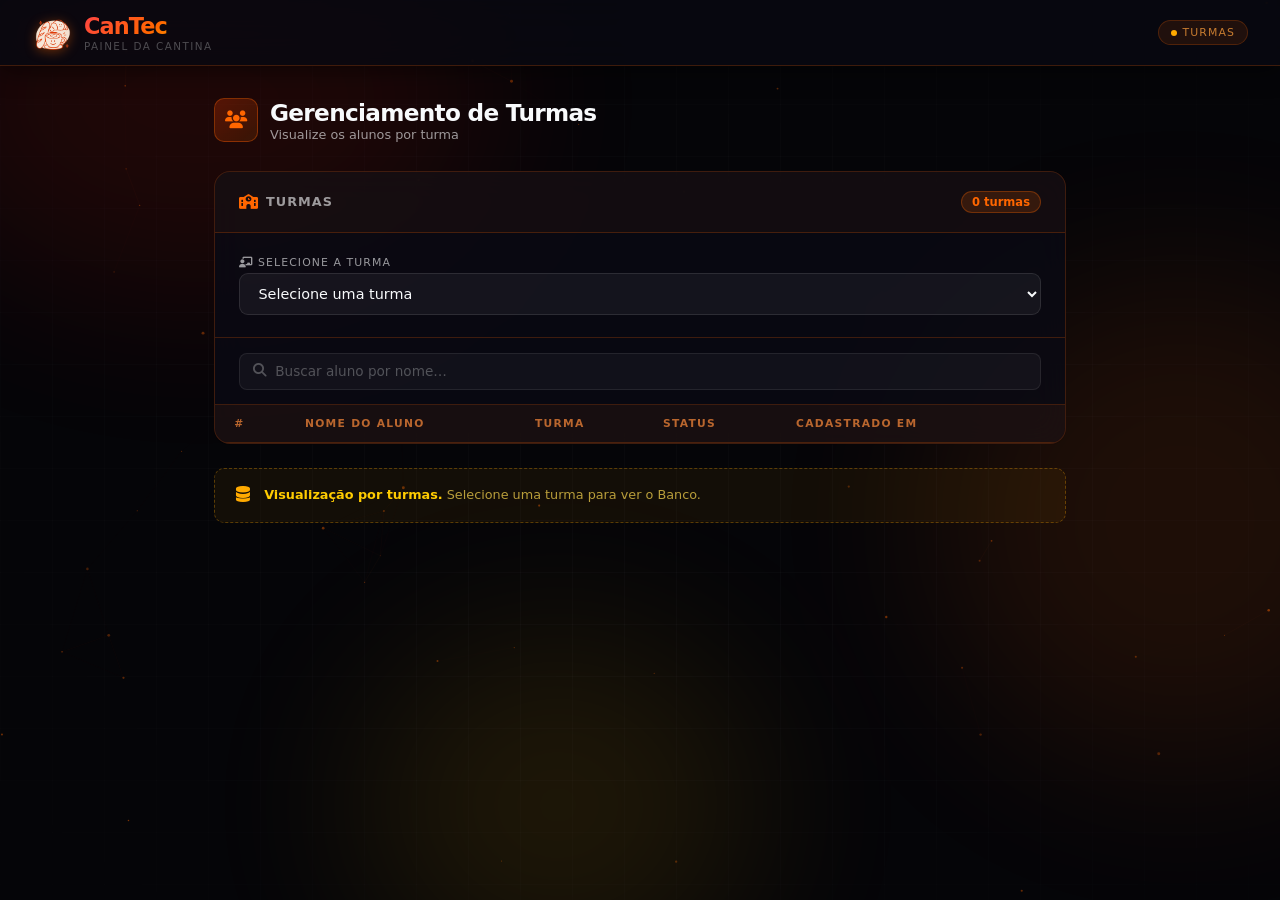
<file: website/dashboard.html>
<!DOCTYPE html>
<html lang="pt-BR">
<head>
    <meta charset="UTF-8"/>
    <meta http-equiv="Content-Security-Policy" content="default-src 'self'; script-src 'self' 'unsafe-inline'; style-src 'self' 'unsafe-inline' https://cdnjs.cloudflare.com; img-src 'self' data:; font-src 'self' https://cdnjs.cloudflare.com; connect-src 'self'; worker-src 'self'; object-src 'none'; base-uri 'self'; frame-ancestors 'none'; form-action 'self'; upgrade-insecure-requests">
    <meta name="viewport" content="width=device-width,initial-scale=1"/>
    <meta name="theme-color" content="#ff6600"/>
    <meta name="apple-mobile-web-app-capable" content="yes"/>
    <meta name="apple-mobile-web-app-status-bar-style" content="black-translucent"/>
    <meta name="apple-mobile-web-app-title" content="CanTec"/>
    <title>Painel da Cantina - CanTec</title>
    <link rel="manifest" href="manifest.webmanifest">
    <link rel="icon" type="image/png" sizes="192x192" href="img/logo.png">
    <link rel="apple-touch-icon" href="img/apple-touch-icon.png">
    <link rel="stylesheet" href="https://cdnjs.cloudflare.com/ajax/libs/font-awesome/6.4.0/css/all.min.css">
    <link rel="stylesheet" href="css/cursor.css">
    <style>
    :root {
      --brand: #ff6600;
      --brand-r: #ff3333;
      --brand-g: #ffcc00;
      --bg: #050508;
      --bg-card: rgba(255, 255, 255, .045);
      --glass: rgba(10, 10, 20, .82);
      --border: rgba(255, 102, 0, .22);
      --border-hi: rgba(255, 102, 0, .55);
      --txt: #f8fafc;
      --txt-mid: rgba(248, 250, 252, .6);
      --txt-low: rgba(248, 250, 252, .28);
      --success: #22c55e;
      --danger: #ef4444;
      --hdr: 66px;
    }

    *,
    *::before,
    *::after {
      margin: 0;
      padding: 0;
      box-sizing: border-box
    }

    html {
      scroll-behavior: smooth
    }

    body {
      min-height: 100svh;
      background: var(--bg);
      font-family: 'Segoe UI', system-ui, sans-serif;
      color: var(--txt);
      overflow-x: hidden;
      padding-top: var(--hdr);
    }

    canvas#bg {
      position: fixed;
      inset: 0;
      z-index: 0;
      pointer-events: none
    }

    .aurora {
      position: fixed;
      inset: 0;
      z-index: 1;
      pointer-events: none;
      overflow: hidden
    }

    .aurora span {
      position: absolute;
      border-radius: 50%;
      filter: blur(90px);
      opacity: .1;
      animation: drift ease-in-out infinite alternate
    }

    .aurora span:nth-child(1) {
      width: 600px;
      height: 400px;
      background: #ff2200;
      top: -100px;
      left: -100px;
      animation-duration: 14s
    }

    .aurora span:nth-child(2) {
      width: 500px;
      height: 500px;
      background: #ff6600;
      top: 30%;
      right: -150px;
      animation-duration: 18s;
      animation-delay: -5s
    }

    .aurora span:nth-child(3) {
      width: 400px;
      height: 350px;
      background: #ffbb00;
      bottom: -80px;
      left: 28%;
      animation-duration: 12s;
      animation-delay: -8s
    }

    @keyframes drift {
      0% {
        transform: translate(0, 0) scale(1)
      }

      100% {
        transform: translate(55px, 40px) scale(1.2)
      }
    }

    .grid {
      position: fixed;
      inset: 0;
      z-index: 2;
      pointer-events: none;
      background-image: linear-gradient(rgba(255, 255, 255, .018) 1px, transparent 1px), linear-gradient(90deg, rgba(255, 255, 255, .018) 1px, transparent 1px);
      background-size: 52px 52px;
      mask-image: radial-gradient(ellipse 80% 80% at 50% 50%, black 25%, transparent 100%)
    }

    header {
      position: fixed;
      top: 0;
      left: 0;
      right: 0;
      height: var(--hdr);
      z-index: 100;
      background: rgba(8, 8, 16, .88);
      backdrop-filter: blur(18px) saturate(180%);
      border-bottom: 1px solid var(--border);
      display: flex;
      align-items: center;
      justify-content: space-between;
      padding: 0 2rem;
      box-shadow: 0 4px 24px rgba(0, 0, 0, .5);
    }

    .hdr-brand {
      display: flex;
      align-items: center;
      gap: 10px
    }

    .hdr-logo {
      width: 42px;
      height: 42px;
      object-fit: contain;
      border-radius: 9px;
      filter: drop-shadow(0 2px 6px rgba(255, 102, 0, .4))
    }

    .hdr-name {
      font-size: 1.4rem;
      font-weight: 800;
      letter-spacing: -.04em;
      background: linear-gradient(135deg, #ff4444, #ff6600 55%, #ffcc00);
      -webkit-background-clip: text;
      -webkit-text-fill-color: transparent;
      background-clip: text
    }

    .hdr-sub {
      font-size: .65rem;
      letter-spacing: .14em;
      text-transform: uppercase;
      color: var(--txt-low);
      margin-top: 1px
    }

    .hdr-right {
      display: flex;
      align-items: center;
      gap: 10px
    }

    .db-badge {
      display: flex;
      align-items: center;
      gap: 6px;
      font-size: .68rem;
      letter-spacing: .1em;
      text-transform: uppercase;
      padding: 5px 12px;
      border-radius: 20px;
      background: rgba(255, 100, 0, .1);
      border: 1px solid rgba(255, 100, 0, .22);
      color: rgba(255, 160, 60, .75);
    }

    .db-dot {
      width: 6px;
      height: 6px;
      border-radius: 50%;
      background: #ffaa00;
      animation: pulse 2s ease-in-out infinite
    }

    @keyframes pulse {

      0%,
      100% {
        opacity: 1;
        transform: scale(1)
      }

      50% {
        opacity: .35;
        transform: scale(.6)
      }
    }

    .page {
      position: relative;
      z-index: 10;
      max-width: 900px;
      margin: 0 auto;
      padding: 2rem 1.5rem 4rem;
    }

    .page-title {
      display: flex;
      align-items: center;
      gap: 12px;
      margin-bottom: 1.8rem;
      opacity: 0;
      animation: fadeUp .7s .15s ease forwards;
    }

    .page-title-icon {
      width: 44px;
      height: 44px;
      border-radius: 10px;
      flex-shrink: 0;
      background: linear-gradient(135deg, rgba(255, 60, 0, .25), rgba(255, 120, 0, .12));
      border: 1px solid rgba(255, 102, 0, .35);
      display: flex;
      align-items: center;
      justify-content: center;
      font-size: 1.1rem;
      color: var(--brand);
    }

    .page-title h2 {
      font-size: 1.45rem;
      font-weight: 800;
      letter-spacing: -.03em
    }

    .page-title p {
      font-size: .8rem;
      color: var(--txt-mid);
      margin-top: 1px
    }

    .panel {
      background: var(--glass);
      backdrop-filter: blur(16px);
      border: 1px solid var(--border);
      border-radius: 16px;
      overflow: hidden;
      opacity: 0;
      animation: fadeUp .8s .3s ease forwards;
    }

    .panel-hdr {
      display: flex;
      align-items: center;
      justify-content: space-between;
      padding: 1.2rem 1.5rem;
      border-bottom: 1px solid var(--border);
      background: rgba(255, 102, 0, .04);
    }

    .panel-hdr-left {
      display: flex;
      align-items: center;
      gap: 8px
    }

    .panel-hdr-left i {
      color: var(--brand);
      font-size: .95rem
    }

    .panel-hdr-left span {
      font-size: .8rem;
      font-weight: 700;
      letter-spacing: .08em;
      text-transform: uppercase;
      color: var(--txt-mid)
    }

    .count-chip {
      font-size: .72rem;
      font-weight: 700;
      padding: 3px 10px;
      border-radius: 12px;
      background: rgba(255, 102, 0, .15);
      border: 1px solid rgba(255, 102, 0, .3);
      color: var(--brand);
    }

    .reg-form {
      padding: 1.4rem 1.5rem;
      border-bottom: 1px solid var(--border);
    }

    .field {
      display: flex;
      flex-direction: column;
      width: 100%;
    }

    .field label {
      font-size: .68rem;
      letter-spacing: .1em;
      text-transform: uppercase;
      color: var(--txt-mid);
      margin-bottom: 4px;
    }

    .field select {
      background: rgba(255, 255, 255, .05);
      border: 1px solid rgba(255, 255, 255, .1);
      border-radius: 9px;
      padding: .7rem .9rem;
      color: var(--txt);
      font-size: .9rem;
      font-family: inherit;
      transition: border-color .2s, background .2s;
      outline: none;
      cursor: pointer;
      width: 100%;
    }

    .field select:focus {
      border-color: rgba(255, 102, 0, .5);
      background: rgba(255, 102, 0, .06);
    }

    .field select option {
      background: #14141e;
      color: var(--txt)
    }

    .toast {
      margin: .6rem 1.5rem 0;
      padding: .7rem 1rem;
      border-radius: 8px;
      font-size: .82rem;
      font-weight: 600;
      display: none;
      animation: fadeUp .4s ease forwards;
    }

    .toast.ok {
      background: rgba(34, 197, 94, .14);
      border: 1px solid rgba(34, 197, 94, .35);
      color: #4ade80
    }

    .toast.err {
      background: rgba(239, 68, 68, .14);
      border: 1px solid rgba(239, 68, 68, .35);
      color: #f87171
    }

    .search-bar {
      padding: .9rem 1.5rem;
      border-bottom: 1px solid var(--border);
      display: flex;
      align-items: center;
      gap: .7rem;
    }

    .search-wrap {
      flex: 1;
      position: relative;
    }

    .search-wrap i {
      position: absolute;
      left: .85rem;
      top: 50%;
      transform: translateY(-50%);
      color: var(--txt-low);
      font-size: .85rem;
      pointer-events: none;
    }

    .search-wrap input {
      width: 100%;
      background: rgba(255, 255, 255, .04);
      border: 1px solid rgba(255, 255, 255, .08);
      border-radius: 8px;
      padding: .6rem .9rem .6rem 2.2rem;
      color: var(--txt);
      font-size: .85rem;
      font-family: inherit;
      transition: border-color .2s;
      outline: none;
    }

    .search-wrap input:focus {
      border-color: rgba(255, 102, 0, .4)
    }

    .search-wrap input::placeholder {
      color: var(--txt-low)
    }

    .table-wrap {
      overflow-x: auto
    }

    table {
      width: 100%;
      border-collapse: collapse
    }

    thead tr {
      background: rgba(255, 102, 0, .06)
    }

    thead th {
      padding: .75rem 1.2rem;
      text-align: left;
      font-size: .67rem;
      letter-spacing: .12em;
      text-transform: uppercase;
      color: rgba(255, 140, 60, .7);
      font-weight: 700;
      border-bottom: 1px solid var(--border);
      white-space: nowrap;
    }

    tbody tr {
      border-bottom: 1px solid rgba(255, 255, 255, .05);
      transition: background .15s;
      animation: rowIn .35s ease forwards;
      opacity: 0;
    }

    @keyframes rowIn {
      from {
        opacity: 0;
        transform: translateX(-8px)
      }

      to {
        opacity: 1;
        transform: translateX(0)
      }
    }

    tbody tr:hover {
      background: rgba(255, 102, 0, .06)
    }

    tbody td {
      padding: .85rem 1.2rem;
      font-size: .875rem;
      color: var(--txt);
      vertical-align: middle;
    }

    .td-num {
      font-size: .75rem;
      font-weight: 700;
      color: var(--txt-low);
      letter-spacing: .04em;
    }

    .td-name {
      font-weight: 600
    }

    .td-turma {
      display: inline-flex;
      align-items: center;
      gap: 5px;
      font-size: .72rem;
      letter-spacing: .06em;
      text-transform: uppercase;
      padding: 3px 9px;
      border-radius: 6px;
      background: rgba(255, 102, 0, .1);
      border: 1px solid rgba(255, 102, 0, .25);
      color: rgba(255, 160, 60, .85);
    }

    .td-date {
      font-size: .78rem;
      color: var(--txt-mid)
    }

    .badge-status {
      display: inline-flex;
      align-items: center;
      gap: 5px;
      font-size: .7rem;
      letter-spacing: .06em;
      padding: 3px 9px;
      border-radius: 20px;
      font-weight: 600;
    }

    .badge-status.ativo {
      background: rgba(34, 197, 94, .12);
      border: 1px solid rgba(34, 197, 94, .3);
      color: #4ade80;
    }

    .badge-status-dot {
      width: 5px;
      height: 5px;
      border-radius: 50%;
      background: currentColor
    }

    .btn-del {
      background: rgba(239, 68, 68, .1);
      border: 1px solid rgba(239, 68, 68, .25);
      color: #f87171;
      border-radius: 7px;
      padding: 5px 10px;
      cursor: pointer;
      font-size: .75rem;
      transition: background .2s, transform .15s;
    }

    .btn-del:hover {
      background: rgba(239, 68, 68, .22);
      transform: scale(1.05)
    }

    .empty {
      padding: 3.5rem 1.5rem;
      text-align: center;
      display: none;
      flex-direction: column;
      align-items: center;
      gap: .75rem;
    }

    .empty-icon {
      width: 52px;
      height: 52px;
      border-radius: 14px;
      background: rgba(255, 255, 255, .04);
      border: 1px solid var(--border);
      display: flex;
      align-items: center;
      justify-content: center;
      font-size: 1.3rem;
      color: var(--txt-low);
    }

    .empty p {
      font-size: .9rem;
      color: var(--txt-mid)
    }

    .empty small {
      font-size: .78rem;
      color: var(--txt-low)
    }

    .db-notice {
      margin: 1.5rem 0 0;
      padding: 1rem 1.3rem;
      background: rgba(255, 170, 0, .06);
      border: 1px dashed rgba(255, 170, 0, .3);
      border-radius: 10px;
      display: flex;
      align-items: flex-start;
      gap: .9rem;
      opacity: 0;
      animation: fadeUp .7s .5s ease forwards;
    }

    .db-notice i {
      color: #ffaa00;
      font-size: 1rem;
      margin-top: 1px;
      flex-shrink: 0
    }

    .db-notice p {
      font-size: .8rem;
      color: rgba(255, 220, 80, .7);
      line-height: 1.6
    }

    .db-notice strong {
      color: #ffcc00
    }

    @keyframes fadeUp {
      from {
        opacity: 0;
        transform: translateY(16px)
      }

      to {
        opacity: 1;
        transform: translateY(0)
      }
    }

    @media(max-width:640px) {
      header {
        padding: 0 1.1rem
      }

      .hdr-sub,
      .db-badge {
        display: none
      }

      .page {
        padding: 1.4rem 1rem 3rem
      }
    }
  </style>
</head>

<body>

  <canvas id="bg"></canvas>
  <div class="aurora"><span></span><span></span><span></span></div>
  <div class="grid"></div>

  <header>
    <div class="hdr-brand">
      <img src="img/logo.png" alt="CanTec" class="hdr-logo" onerror="this.style.display='none'">
      <div>
        <div class="hdr-name">CanTec</div>
        <div class="hdr-sub">Painel da Cantina</div>
      </div>
    </div>
    <div class="hdr-right">
      <div class="db-badge">
        <div class="db-dot"></div>
        Turmas
      </div>
    </div>
  </header>

  <div class="page">

    <div class="page-title">
      <div class="page-title-icon"><i class="fas fa-users"></i></div>
      <div>
        <h2>Gerenciamento de Turmas</h2>
        <p>Visualize os alunos por turma</p>
      </div>
    </div>

    <div class="panel">

      <div class="panel-hdr">
        <div class="panel-hdr-left">
          <i class="fas fa-school"></i>
          <span>Turmas</span>
        </div>
        <span class="count-chip" id="countChip">0 turmas</span>
      </div>

      <div id="toast" class="toast"></div>

      <div class="reg-form">
        <div class="field">
          <label><i class="fas fa-chalkboard-user" style="margin-right:4px"></i>Selecione a Turma</label>
          <select id="inputTurma" onchange="filtrarPorTurma()">
            <option value="" disabled selected>Selecione uma turma</option>
            <option value="1ºA">1º A</option>
            <option value="1ºB">1º B</option>
            <option value="2ºA">2º A</option>
            <option value="2ºB">2º B</option>
            <option value="3ºA">3º A</option>
            <option value="3ºB">3º B</option>
            <option value="4ºA">4º A</option>
            <option value="5ºA">5º A</option>
          </select>
        </div>
      </div>

      <div class="search-bar">
        <div class="search-wrap">
          <i class="fas fa-search"></i>
          <input type="text" id="searchInput" placeholder="Buscar aluno por nome…" oninput="renderTable()" />
        </div>
      </div>

      <div class="table-wrap">
        <table id="alunoTable">
          <thead>
            <tr>
              <th>#</th>
              <th>Nome do Aluno</th>
              <th>Turma</th>
              <th>Status</th>
              <th>Cadastrado em</th>
              <th></th>
            </tr>
          </thead>
          <tbody id="tableBody"></tbody>
        </table>
        <div class="empty" id="emptyState">
          <div class="empty-icon"><i class="fas fa-users"></i></div>
          <p>Selecione uma turma</p>
          <small>Escolha uma turma no campo acima para ver os alunos</small>
        </div>
      </div>

    </div>

    <div class="db-notice">
      <i class="fas fa-database"></i>
      <p>
        <strong>Visualização por turmas.</strong>
        Selecione uma turma para ver o Banco.
      </p>
    </div>

  </div>

  <script>
    const canvas = document.getElementById('bg'), ctx = canvas.getContext('2d');
    let W, H, P = [];
    function resize() { W = canvas.width = window.innerWidth; H = canvas.height = window.innerHeight }
    resize(); window.addEventListener('resize', resize);
    const N = 60; const mk = () => ({ x: Math.random() * W, y: Math.random() * H, vx: (Math.random() - .5) * .28, vy: (Math.random() - .5) * .28, r: Math.random() * 1.2 + .3, a: Math.random() });
    for (let i = 0; i < N; i++)P.push(mk());
    function draw() {
      ctx.clearRect(0, 0, W, H);
      P.forEach((p, i) => {
        p.x += p.vx; p.y += p.vy;
        if (p.x < 0) p.x = W; if (p.x > W) p.x = 0; if (p.y < 0) p.y = H; if (p.y > H) p.y = 0;
        ctx.beginPath(); ctx.arc(p.x, p.y, p.r, 0, Math.PI * 2);
        ctx.fillStyle = `rgba(255,102,0,${.25 + p.a * .22})`; ctx.fill();
        for (let j = i + 1; j < N; j++) {
          const dx = p.x - P[j].x, dy = p.y - P[j].y, d = Math.hypot(dx, dy);
          if (d < 120) {
            ctx.beginPath(); ctx.moveTo(p.x, p.y); ctx.lineTo(P[j].x, P[j].y);
            ctx.strokeStyle = `rgba(255,102,0,${.08 * (1 - d / 120)})`; ctx.lineWidth = .5; ctx.stroke()
          }
        }
      });
      requestAnimationFrame(draw);
    }
    draw();
  </script>

  <script>
    const STORAGE_KEY = 'cantec_alunos_v2';
    let alunos = [];
    let turmaSelecionada = '';

    function loadAlunos() {
      try { 
        const dados = JSON.parse(localStorage.getItem(STORAGE_KEY));
        if (dados && Array.isArray(dados)) {
          alunos = dados;
        } else {
          alunos = [
            { id: 1, nome: "Ana Beatriz Silva", turma: "1ºA", status: "Ativo", criado: new Date().toISOString() },
            { id: 2, nome: "Carlos Eduardo Santos", turma: "1ºA", status: "Ativo", criado: new Date().toISOString() },
            { id: 3, nome: "Fernanda Lima", turma: "2ºB", status: "Ativo", criado: new Date().toISOString() },
            { id: 4, nome: "Gabriel Ferreira", turma: "3ºA", status: "Ativo", criado: new Date().toISOString() },
            { id: 5, nome: "Mariana Oliveira", turma: "1ºB", status: "Ativo", criado: new Date().toISOString() },
            { id: 6, nome: "Rafael Costa", turma: "2ºA", status: "Ativo", criado: new Date().toISOString() }
          ];
          saveAlunos();
        }
      }
      catch (e) { alunos = []; }
    }

    function saveAlunos() {
      localStorage.setItem(STORAGE_KEY, JSON.stringify(alunos));
    }

    function showToast(msg, type = 'ok') {
      const t = document.getElementById('toast');
      t.textContent = msg;
      t.className = `toast ${type}`;
      t.style.display = 'block';
      clearTimeout(t._timer);
      t._timer = setTimeout(() => { t.style.display = 'none'; }, 3200);
    }

    function formatDate(iso) {
      const d = new Date(iso);
      return d.toLocaleDateString('pt-BR', { day: '2-digit', month: '2-digit', year: 'numeric' });
    }

    function removeAluno(id) {
      if (confirm('Remover este aluno da turma?')) {
        alunos = alunos.filter(a => a.id !== id);
        saveAlunos();
        renderTable();
        showToast('Aluno removido.', 'ok');
      }
    }

    function filtrarPorTurma() {
      turmaSelecionada = document.getElementById('inputTurma').value;
      document.getElementById('searchInput').value = '';
      renderTable();
    }

    function renderTable() {
      const q = document.getElementById('searchInput').value.trim().toLowerCase();
      const tbody = document.getElementById('tableBody');
      const empty = document.getElementById('emptyState');
      const chip = document.getElementById('countChip');

      let filtered = alunos;
      
      if (turmaSelecionada) {
        filtered = filtered.filter(a => a.turma === turmaSelecionada);
      }
      
      if (q) {
        filtered = filtered.filter(a => a.nome.toLowerCase().includes(q));
      }

      const totalTurmas = [...new Set(alunos.map(a => a.turma))].length;
      chip.textContent = `${totalTurmas} turma${totalTurmas !== 1 ? 's' : ''}`;

      if (!filtered.length) {
        tbody.innerHTML = '';
        if (turmaSelecionada) {
          empty.style.display = 'flex';
          empty.querySelector('p').textContent = 'Nenhum aluno nesta turma';
          empty.querySelector('small').textContent = 'Selecione outra turma para visualizar';
        } else {
          empty.style.display = 'flex';
          empty.querySelector('p').textContent = 'Selecione uma turma';
          empty.querySelector('small').textContent = 'Escolha uma turma no campo acima para ver os alunos';
        }
        return;
      }
      empty.style.display = 'none';

      tbody.innerHTML = filtered.map((a, i) => `
      <tr style="animation-delay:${i * 40}ms">
        <td class="td-num">${String(i + 1).padStart(2, '0')}</td>
        <td class="td-name">${escHtml(a.nome)}</td>
        <td><span class="td-turma"><i class="fas fa-chalkboard-user" style="font-size:.65rem"></i>${escHtml(a.turma)}</span></td>
        <td><span class="badge-status ativo"><span class="badge-status-dot"></span>Ativo</span></td>
        <td class="td-date">${formatDate(a.criado)}</td>
        <td><button class="btn-del" onclick="removeAluno(${a.id})" title="Remover"><i class="fas fa-trash-can"></i></button></td>
       </tr>
    `).join('');
    }

    function escHtml(s) {
      return s.replace(/&/g, '&amp;').replace(/</g, '&lt;').replace(/>/g, '&gt;').replace(/"/g, '&quot;');
    }

</script>
<script src="pwa.js"></script>
<script src="js/cursor.js"></script>
</body>
</html>
</file>
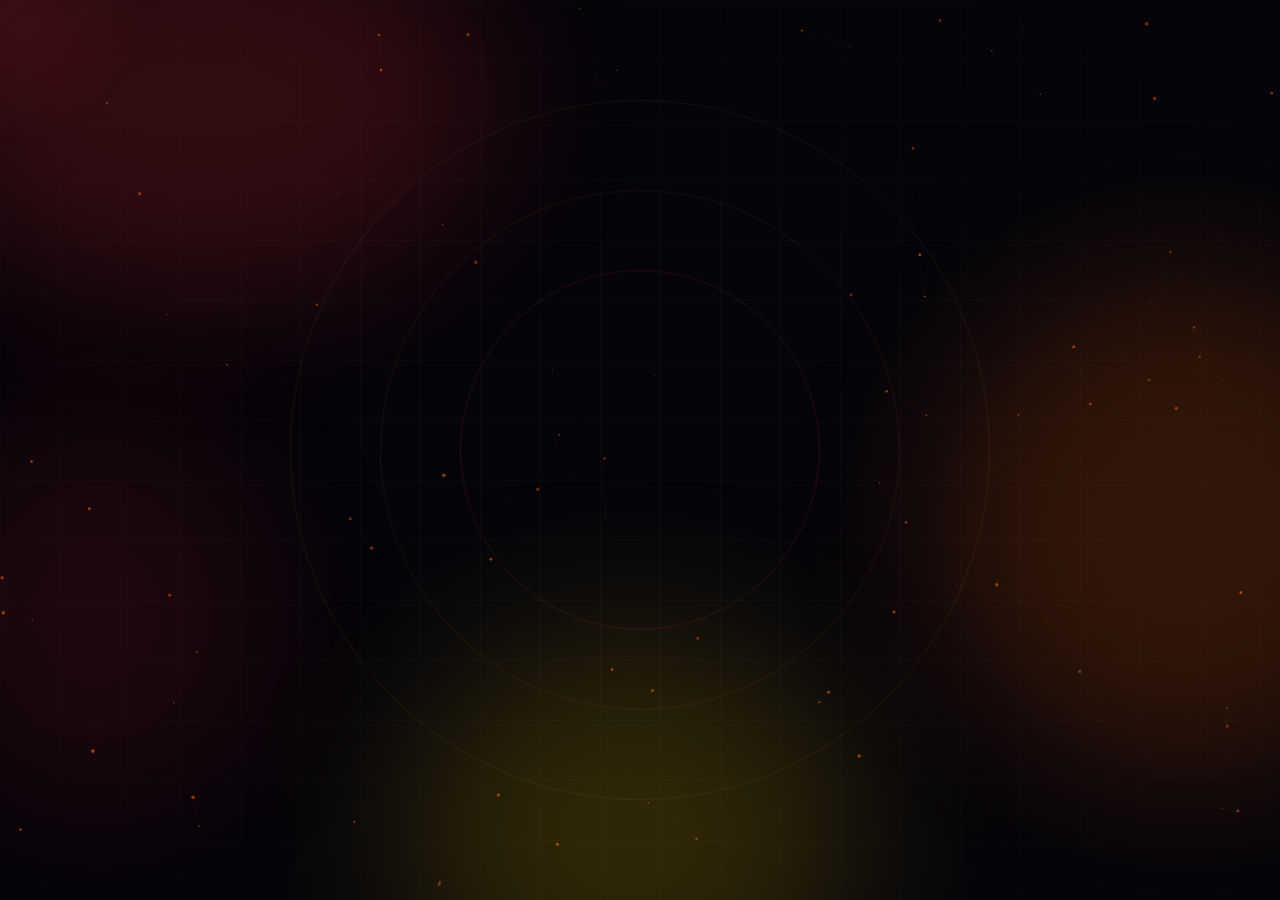
<file: website/pedidos.html>
<!DOCTYPE html>
<html lang="pt-BR">
<head>
  <meta charset="UTF-8"/>
  <meta name="viewport" content="width=device-width, initial-scale=1"/>
  <meta name="theme-color" content="#ff6600"/>
  <title>Meus Pedidos - CanTec</title>
  <link rel="manifest" href="manifest.webmanifest">
  <link rel="stylesheet" href="https://cdnjs.cloudflare.com/ajax/libs/font-awesome/6.4.0/css/all.min.css">
  <link rel="stylesheet" href="css/cursor.css">
  <style>
    * {
      margin: 0;
      padding: 0;
      box-sizing: border-box;
    }

    body {
      font-family: 'Segoe UI', system-ui, -apple-system, sans-serif;
      background: linear-gradient(135deg, #0a0a14 0%, #0f0f1a 100%);
      color: #f8fafc;
      min-height: 100vh;
      position: relative;
      overflow-x: hidden;
    }

    /* Background particles effect */
    .particles-bg {
      position: fixed;
      top: 0;
      left: 0;
      width: 100%;
      height: 100%;
      z-index: 0;
      pointer-events: none;
    }

    .particle {
      position: absolute;
      background: rgba(255, 102, 0, 0.3);
      border-radius: 50%;
      animation: float 6s ease-in-out infinite;
    }

    @keyframes float {
      0%, 100% { transform: translateY(0) rotate(0deg); opacity: 0.3; }
      50% { transform: translateY(-20px) rotate(180deg); opacity: 0.6; }
    }

    /* Main container */
    .main-container {
      position: relative;
      z-index: 1;
      max-width: 1400px;
      margin: 0 auto;
      padding: 2rem 1.5rem;
    }

    /* Header com logo e botão de saída */
    .glass-header {
      background: rgba(15, 15, 26, 0.6);
      backdrop-filter: blur(20px);
      border: 1px solid rgba(255, 102, 0, 0.3);
      border-radius: 20px;
      padding: 1rem 2rem;
      margin-bottom: 2rem;
      display: flex;
      align-items: center;
      justify-content: space-between;
      flex-wrap: wrap;
      gap: 1rem;
      box-shadow: 0 8px 32px rgba(0, 0, 0, 0.3);
    }

    .logo-area {
      display: flex;
      align-items: center;
      gap: 1rem;
    }

    .logo-icon {
      width: 48px;
      height: 48px;
      background: linear-gradient(135deg, #ff3333, #ff6600);
      border-radius: 14px;
      display: flex;
      align-items: center;
      justify-content: center;
      font-size: 1.5rem;
      box-shadow: 0 4px 15px rgba(255, 102, 0, 0.3);
    }

    .title h1 {
      font-size: 1.5rem;
      font-weight: 700;
      background: linear-gradient(135deg, #ff4444, #ff6600 55%, #ffcc00);
      -webkit-background-clip: text;
      -webkit-text-fill-color: transparent;
      background-clip: text;
    }

    .title p {
      font-size: 0.8rem;
      color: rgba(248, 250, 252, 0.6);
      margin-top: 0.2rem;
    }

    /* Botão de saída estilizado - mantido como está */
    .btn-logout {
      background: linear-gradient(135deg, #ff3333, #cc0000);
      border: none;
      color: #fff;
      padding: 0.6rem 1.2rem;
      border-radius: 40px;
      cursor: pointer;
      font-weight: 700;
      transition: all 0.3s ease;
      display: flex;
      align-items: center;
      gap: 0.5rem;
      font-size: 0.85rem;
      text-transform: uppercase;
      letter-spacing: 0.05em;
      box-shadow: 0 4px 12px rgba(255, 0, 0, 0.3);
    }

    .btn-logout:hover {
      transform: translateY(-2px);
      box-shadow: 0 6px 20px rgba(255, 0, 0, 0.5);
      background: linear-gradient(135deg, #ff4444, #dd0000);
    }

    .btn-logout:active {
      transform: translateY(0);
    }

    /* Stats cards */
    .stats-grid {
      display: grid;
      grid-template-columns: repeat(auto-fit, minmax(200px, 1fr));
      gap: 1.2rem;
      margin-bottom: 2rem;
    }

    .stat-card {
      background: rgba(15, 15, 26, 0.5);
      backdrop-filter: blur(10px);
      border: 1px solid rgba(255, 255, 255, 0.08);
      border-radius: 20px;
      padding: 1.2rem;
      transition: all 0.3s ease;
    }

    .stat-card:hover {
      transform: translateY(-5px);
      border-color: rgba(255, 102, 0, 0.3);
      box-shadow: 0 8px 25px rgba(255, 102, 0, 0.15);
    }

    .stat-icon {
      font-size: 2rem;
      margin-bottom: 0.5rem;
      color: #ff6600;
    }

    .stat-value {
      font-size: 1.8rem;
      font-weight: 800;
      background: linear-gradient(135deg, #ff6600, #ffcc00);
      -webkit-background-clip: text;
      -webkit-text-fill-color: transparent;
    }

    .stat-label {
      font-size: 0.8rem;
      color: rgba(248, 250, 252, 0.6);
      margin-top: 0.3rem;
    }

    /* Tabela moderna */
    .orders-table-wrapper {
      background: rgba(15, 15, 26, 0.6);
      backdrop-filter: blur(20px);
      border: 1px solid rgba(255, 102, 0, 0.2);
      border-radius: 20px;
      overflow: hidden;
      box-shadow: 0 8px 32px rgba(0, 0, 0, 0.3);
      margin-bottom: 2rem;
    }

    .table-header {
      padding: 1.2rem 1.5rem;
      background: rgba(255, 102, 0, 0.08);
      border-bottom: 1px solid rgba(255, 102, 0, 0.2);
      display: flex;
      align-items: center;
      justify-content: space-between;
      flex-wrap: wrap;
      gap: 1rem;
    }

    .table-title {
      display: flex;
      align-items: center;
      gap: 0.5rem;
      font-weight: 600;
    }

    .table-title i {
      color: #ff6600;
      font-size: 1.2rem;
    }

    .order-count {
      background: rgba(255, 102, 0, 0.2);
      padding: 0.3rem 0.8rem;
      border-radius: 20px;
      font-size: 0.8rem;
      font-weight: 600;
      color: #ffcc00;
    }

    .table-container {
      overflow-x: auto;
    }

    table {
      width: 100%;
      border-collapse: collapse;
    }

    th {
      padding: 1rem 1rem;
      text-align: left;
      font-size: 0.7rem;
      font-weight: 700;
      text-transform: uppercase;
      letter-spacing: 0.1em;
      color: rgba(255, 204, 0, 0.8);
      background: rgba(0, 0, 0, 0.2);
      border-bottom: 1px solid rgba(255, 255, 255, 0.08);
    }

    td {
      padding: 1rem 1rem;
      font-size: 0.9rem;
      border-bottom: 1px solid rgba(255, 255, 255, 0.05);
      transition: all 0.3s ease;
    }

    tr {
      transition: all 0.3s ease;
    }

    tr:hover td {
      background: rgba(255, 102, 0, 0.08);
      transform: scale(1.01);
    }

    /* Badge moderno */
    .badge-modern {
      display: inline-block;
      padding: 0.25rem 0.7rem;
      border-radius: 20px;
      font-size: 0.7rem;
      font-weight: 600;
      background: linear-gradient(135deg, rgba(255, 102, 0, 0.2), rgba(255, 51, 51, 0.2));
      color: #ffcc00;
      border: 1px solid rgba(255, 102, 0, 0.3);
      margin-left: 0.3rem;
    }

    /* Produto com destaque */
    .product-name {
      font-weight: 600;
      color: #ffcc00;
    }

    .price-highlight {
      color: #4ade80;
      font-weight: 700;
    }

    /* Empty state */
    .empty-state {
      text-align: center;
      padding: 4rem 2rem;
    }

    .empty-icon {
      font-size: 4rem;
      color: rgba(255, 102, 0, 0.3);
      margin-bottom: 1rem;
    }

    .empty-state p {
      color: rgba(248, 250, 252, 0.6);
      font-size: 1rem;
    }

    .empty-state small {
      color: rgba(248, 250, 252, 0.4);
      font-size: 0.85rem;
    }

    /* Seção de comprar mais */
    .buy-more-section {
      background: rgba(15, 15, 26, 0.6);
      backdrop-filter: blur(20px);
      border: 1px solid rgba(255, 102, 0, 0.3);
      border-radius: 20px;
      padding: 2rem;
      text-align: center;
      transition: all 0.3s ease;
    }

    .buy-more-section:hover {
      transform: translateY(-5px);
      box-shadow: 0 10px 40px rgba(255, 102, 0, 0.2);
      border-color: rgba(255, 102, 0, 0.5);
    }

    .buy-more-icon {
      font-size: 3rem;
      color: #ff6600;
      margin-bottom: 1rem;
    }

    .buy-more-section h3 {
      font-size: 1.3rem;
      margin-bottom: 0.5rem;
      background: linear-gradient(135deg, #ff6600, #ffcc00);
      -webkit-background-clip: text;
      -webkit-text-fill-color: transparent;
    }

    .buy-more-section p {
      color: rgba(248, 250, 252, 0.6);
      margin-bottom: 1.5rem;
      font-size: 0.9rem;
    }

    .btn-buy-more {
      background: linear-gradient(135deg, #ff3333, #ff6600);
      border: none;
      padding: 0.9rem 2rem;
      border-radius: 40px;
      color: #fff;
      font-weight: 700;
      cursor: pointer;
      transition: all 0.3s ease;
      display: inline-flex;
      align-items: center;
      gap: 0.7rem;
      font-size: 1rem;
    }

    .btn-buy-more:hover {
      transform: translateY(-2px);
      box-shadow: 0 8px 25px rgba(255, 102, 0, 0.4);
    }

    /* Animações */
    @keyframes fadeInUp {
      from {
        opacity: 0;
        transform: translateY(30px);
      }
      to {
        opacity: 1;
        transform: translateY(0);
      }
    }

    .orders-table-wrapper, .buy-more-section {
      animation: fadeInUp 0.6s ease-out;
    }

    /* Scrollbar */
    ::-webkit-scrollbar {
      width: 8px;
      height: 8px;
    }

    ::-webkit-scrollbar-track {
      background: rgba(255, 255, 255, 0.05);
      border-radius: 10px;
    }

    ::-webkit-scrollbar-thumb {
      background: rgba(255, 102, 0, 0.5);
      border-radius: 10px;
    }

    ::-webkit-scrollbar-thumb:hover {
      background: rgba(255, 102, 0, 0.7);
    }

    /* Responsividade */
    @media (max-width: 768px) {
      .main-container {
        padding: 1rem;
      }
      
      .glass-header {
        padding: 1rem;
      }
      
      th, td {
        padding: 0.8rem;
        font-size: 0.8rem;
      }
      
      .stat-value {
        font-size: 1.4rem;
      }
      
      .btn-buy-more {
        padding: 0.7rem 1.5rem;
        font-size: 0.9rem;
      }
    }
  </style>
</head>
<body>

<div class="particles-bg" id="particles"></div>

<div class="main-container">
  <!-- Header com logo na esquerda e botão de saída na direita -->
  <div class="glass-header">
    <div class="logo-area">
      <div class="logo-icon">
        <i class="fas fa-utensils"></i>
      </div>
      <div class="title">
        <h1>Meus Pedidos</h1>
        <p>Histórico completo da sua cantina</p>
      </div>
    </div>
    <button class="btn-logout" onclick="logout()">
      <i class="fa-solid fa-right-from-bracket"></i>
      Sair
    </button>
  </div>

  <!-- Stats Cards -->
  <div class="stats-grid">
    <div class="stat-card">
      <div class="stat-icon">
        <i class="fas fa-clipboard-list"></i>
      </div>
      <div class="stat-value" id="totalOrders">0</div>
      <div class="stat-label">Total de Pedidos</div>
    </div>
    <div class="stat-card">
      <div class="stat-icon">
        <i class="fas fa-coins"></i>
      </div>
      <div class="stat-value" id="totalSpent">R$ 0</div>
      <div class="stat-label">Total Gasto</div>
    </div>
    <div class="stat-card">
      <div class="stat-icon">
        <i class="fas fa-boxes"></i>
      </div>
      <div class="stat-value" id="totalItems">0</div>
      <div class="stat-label">Itens Comprados</div>
    </div>
  </div>

  <!-- Tabela de pedidos -->
  <div class="orders-table-wrapper">
    <div class="table-header">
      <div class="table-title">
        <i class="fas fa-receipt"></i>
        <span>Histórico de Pedidos</span>
      </div>
      <div class="order-count" id="orderCount">0 pedidos</div>
    </div>
    <div class="table-container">
      <table>
        <thead>
          <tr>
            <th><i class="fas fa-user-graduate"></i> Aluno</th>
            <th><i class="fas fa-hamburger"></i> Produto</th>
            <th><i class="fas fa-hashtag"></i> Qtd</th>
            <th><i class="fas fa-tag"></i> Preço</th>
            <th><i class="fas fa-store"></i> Comércio</th>
            <th><i class="fas fa-calendar"></i> Data</th>
          </tr>
        </thead>
        <tbody id="ordersTableBody"></tbody>
      </table>
    </div>
    <div id="emptyState" class="empty-state" style="display: none;">
      <div class="empty-icon">
        <i class="fas fa-receipt"></i>
      </div>
      <p>Nenhum pedido encontrado</p>
      <small>Você ainda não fez nenhum pedido na cantina</small>
    </div>
  </div>

  <!-- Seção de Comprar Mais -->
  <div class="buy-more-section">
    <div class="buy-more-icon">
      <i class="fas fa-cart-plus"></i>
    </div>
    <h3>Quer fazer mais pedidos?</h3>
    <p>Volte para a cantina e faça novos pedidos agora mesmo!</p>
    <button class="btn-buy-more" onclick="window.location.href='shop.html'">
      <i class="fas fa-shopping-cart"></i>
      Fazer Novo Pedido
    </button>
  </div>
</div>

<script>
const ORDERS_KEY = 'cantinaPedidos';

function formatDate(isoDate) {
  const date = new Date(isoDate);
  const now = new Date();
  const diff = now - date;
  const minutes = Math.floor(diff / 60000);
  const hours = Math.floor(diff / 3600000);
  const days = Math.floor(diff / 86400000);

  if (minutes < 1) return 'Agora mesmo';
  if (minutes < 60) return `${minutes} min atrás`;
  if (hours < 24) return `${hours} h atrás`;
  if (days < 7) return `${days} d atrás`;
  return date.toLocaleDateString('pt-BR', { day: '2-digit', month: '2-digit', year: 'numeric' });
}

function formatFullDate(isoDate) {
  const date = new Date(isoDate);
  return `${date.toLocaleDateString('pt-BR')} ${date.toLocaleTimeString('pt-BR', {hour: '2-digit', minute: '2-digit'})}`;
}

function escapeHtml(value) {
  if (!value) return '-';
  return String(value).replace(/[&<>"']/g, (char) => ({
    '&': '&amp;',
    '<': '&lt;',
    '>': '&gt;',
    '"': '&quot;',
    "'": '&#039;'
  }[char]));
}

function createParticles() {
  const particleContainer = document.getElementById('particles');
  particleContainer.innerHTML = '';
  for (let i = 0; i < 50; i++) {
    const particle = document.createElement('div');
    particle.classList.add('particle');
    const size = Math.random() * 4 + 1;
    particle.style.width = `${size}px`;
    particle.style.height = `${size}px`;
    particle.style.left = `${Math.random() * 100}%`;
    particle.style.top = `${Math.random() * 100}%`;
    particle.style.animationDelay = `${Math.random() * 5}s`;
    particle.style.animationDuration = `${Math.random() * 4 + 4}s`;
    particleContainer.appendChild(particle);
  }
}

function renderOrders() {
  const tableBody = document.getElementById('ordersTableBody');
  const emptyState = document.getElementById('emptyState');
  const currentUser = JSON.parse(localStorage.getItem('currentUser') || '{}');
  const allOrders = JSON.parse(localStorage.getItem(ORDERS_KEY) || '[]');

  const filteredOrders = allOrders.filter(order => {
    if (!currentUser.nome) return true;
    return (order.alunoNomeCompleto || '').toLowerCase() === currentUser.nome.toLowerCase();
  }).sort((a, b) => new Date(b.criadoEm) - new Date(a.criadoEm));

  // Update stats
  document.getElementById('totalOrders').textContent = filteredOrders.length;
  document.getElementById('orderCount').textContent = `${filteredOrders.length} pedido${filteredOrders.length !== 1 ? 's' : ''}`;
  
  const totalSpent = filteredOrders.reduce((sum, order) => sum + (Number(order.preco) || 0), 0);
  document.getElementById('totalSpent').textContent = `R$ ${totalSpent.toFixed(2)}`;
  
  const totalItems = filteredOrders.reduce((sum, order) => sum + (Number(order.quantidade) || 0), 0);
  document.getElementById('totalItems').textContent = totalItems;

  if (!filteredOrders.length) {
    tableBody.innerHTML = '';
    emptyState.style.display = 'block';
    return;
  }

  emptyState.style.display = 'none';
  tableBody.innerHTML = filteredOrders.map((order, index) => `
    <tr style="animation: fadeInUp 0.4s ease-out ${index * 0.05}s backwards">
      <td><i class="fas fa-user-circle" style="color: #ff6600; margin-right: 0.5rem;"></i>${escapeHtml(order.alunoNomeCompleto)}</td>
      <td>
        <span class="product-name">${escapeHtml(order.produto)}</span>
        ${order.observacao ? `<span class="badge-modern"><i class="fas fa-comment"></i> ${escapeHtml(order.observacao)}</span>` : ''}
       </td>
      <td><strong>${escapeHtml(order.quantidade)}x</strong></td>
      <td><span class="price-highlight">R$ ${Number(order.preco || 0).toFixed(2)}</span></td>
      <td><i class="fas fa-shop"></i> ${escapeHtml(order.comercio || '-')}</td>
      <td>
        <span title="${formatFullDate(order.criadoEm)}">
          <i class="fas fa-clock" style="color: #ffcc00;"></i> ${formatDate(order.criadoEm)}
        </span>
       </td>
    </tr>
  `).join('');
}

window.addEventListener('load', () => {
  const role = localStorage.getItem('userRole');
  if (localStorage.getItem('userSession') !== 'logado' || role !== 'aluno') {
    window.location.href = 'account.html';
    return;
  }
  createParticles();
  renderOrders();
});

function logout() {
  localStorage.removeItem('userSession');
  localStorage.removeItem('currentUser');
  localStorage.removeItem('userRole');
  window.location.href = 'index.html';
}
</script>
<script src="js/cursor.js"></script>
</body>
</html>
</file>
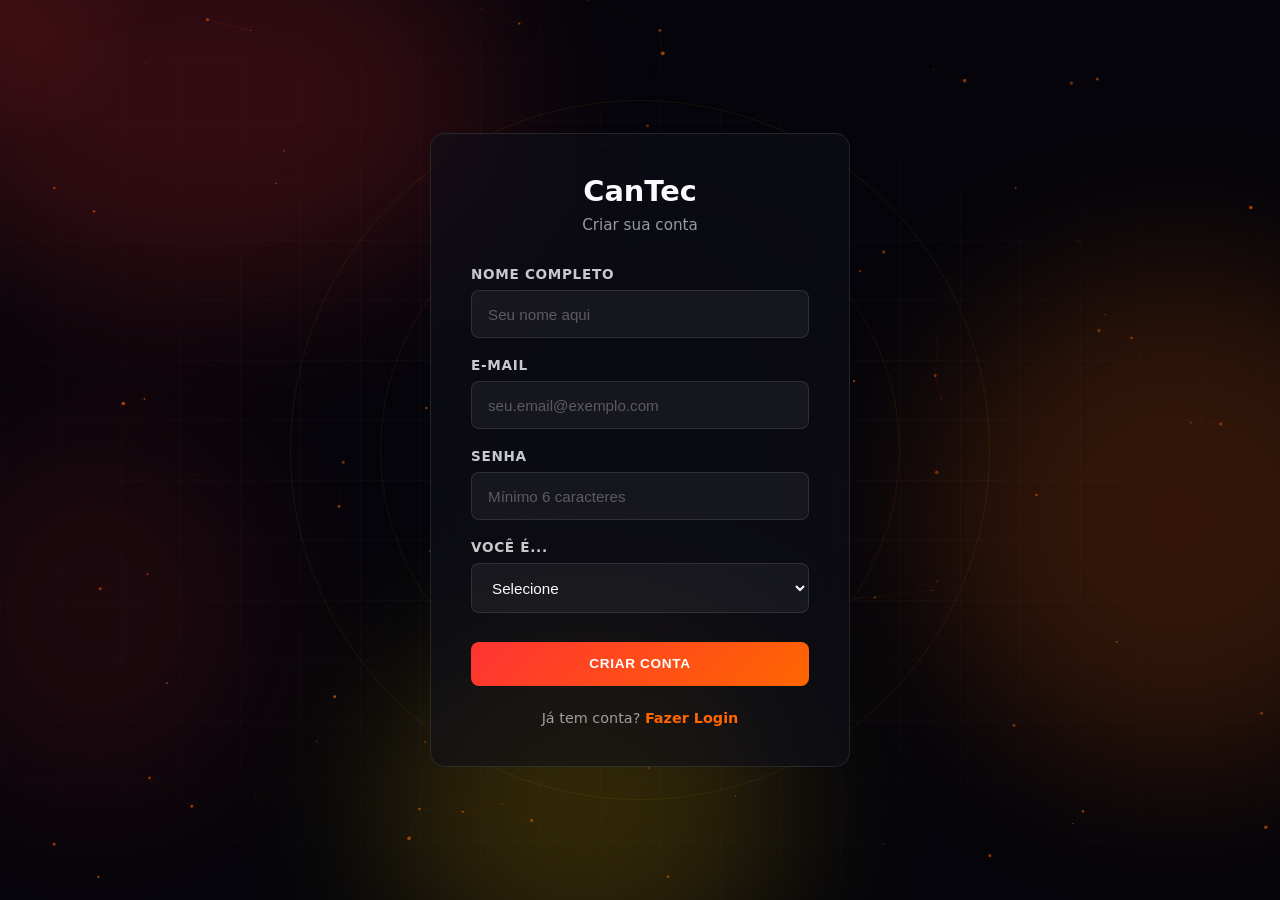
<file: website/shop.html>
<!DOCTYPE html>
<html lang="pt-BR">
<head>
  <meta charset="UTF-8"/>
  <meta name="viewport" content="width=device-width, initial-scale=1"/>
  <meta name="theme-color" content="#ff6600"/>
  <title>Fazer Pedido - CanTec</title>
  <link rel="manifest" href="manifest.webmanifest">
  <link rel="stylesheet" href="https://cdnjs.cloudflare.com/ajax/libs/font-awesome/6.4.0/css/all.min.css">
  <link rel="stylesheet" href="css/cursor.css">
  <style>
    * {
      margin: 0;
      padding: 0;
      box-sizing: border-box;
    }

    body {
      font-family: 'Segoe UI', system-ui, -apple-system, sans-serif;
      background: linear-gradient(135deg, #0a0a14 0%, #0f0f1a 100%);
      color: #f8fafc;
      min-height: 100vh;
      position: relative;
      overflow-x: hidden;
    }

    /* Background particles effect */
    .particles-bg {
      position: fixed;
      top: 0;
      left: 0;
      width: 100%;
      height: 100%;
      z-index: 0;
      pointer-events: none;
    }

    .particle {
      position: absolute;
      background: rgba(255, 102, 0, 0.3);
      border-radius: 50%;
      animation: float 6s ease-in-out infinite;
    }

    @keyframes float {
      0%, 100% { transform: translateY(0) rotate(0deg); opacity: 0.3; }
      50% { transform: translateY(-20px) rotate(180deg); opacity: 0.6; }
    }

    /* Main container */
    .main-container {
      position: relative;
      z-index: 1;
      max-width: 1400px;
      margin: 0 auto;
      padding: 2rem 1.5rem;
    }

    /* Header */
    .glass-header {
      background: rgba(15, 15, 26, 0.6);
      backdrop-filter: blur(20px);
      border: 1px solid rgba(255, 102, 0, 0.3);
      border-radius: 20px;
      padding: 1rem 2rem;
      margin-bottom: 2rem;
      display: flex;
      align-items: center;
      justify-content: space-between;
      flex-wrap: wrap;
      gap: 1rem;
      box-shadow: 0 8px 32px rgba(0, 0, 0, 0.3);
    }

    .logo-area {
      display: flex;
      align-items: center;
      gap: 1rem;
    }

    .logo-icon {
      width: 48px;
      height: 48px;
      background: linear-gradient(135deg, #ff3333, #ff6600);
      border-radius: 14px;
      display: flex;
      align-items: center;
      justify-content: center;
      font-size: 1.5rem;
      box-shadow: 0 4px 15px rgba(255, 102, 0, 0.3);
    }

    .title h1 {
      font-size: 1.5rem;
      font-weight: 700;
      background: linear-gradient(135deg, #ff4444, #ff6600 55%, #ffcc00);
      -webkit-background-clip: text;
      -webkit-text-fill-color: transparent;
      background-clip: text;
    }

    .title p {
      font-size: 0.8rem;
      color: rgba(248, 250, 252, 0.6);
      margin-top: 0.2rem;
    }

    /* Botão de histórico - Design renovado */
    .btn-history {
      background: rgba(255, 102, 0, 0.15);
      border: 1.5px solid rgba(255, 102, 0, 0.5);
      color: #ffcc00;
      padding: 0.6rem 1.4rem;
      border-radius: 40px;
      cursor: pointer;
      font-weight: 700;
      transition: all 0.3s ease;
      display: flex;
      align-items: center;
      gap: 0.6rem;
      font-size: 0.85rem;
      text-transform: uppercase;
      letter-spacing: 0.08em;
      backdrop-filter: blur(10px);
      position: relative;
      overflow: hidden;
    }

    .btn-history::before {
      content: '';
      position: absolute;
      top: 50%;
      left: 50%;
      width: 0;
      height: 0;
      border-radius: 50%;
      background: rgba(255, 102, 0, 0.4);
      transform: translate(-50%, -50%);
      transition: width 0.5s, height 0.5s;
    }

    .btn-history:hover::before {
      width: 200px;
      height: 200px;
    }

    .btn-history:hover {
      background: rgba(255, 102, 0, 0.3);
      border-color: rgba(255, 102, 0, 0.8);
      transform: translateY(-2px);
      box-shadow: 0 8px 20px rgba(255, 102, 0, 0.3);
      color: #ffdd88;
    }

    .btn-history:active {
      transform: translateY(0);
    }

    .btn-history i {
      font-size: 1rem;
      transition: transform 0.3s ease;
    }

    .btn-history:hover i {
      transform: translateX(-3px);
    }

    /* Formulário de compra */
    .buy-form-section {
      background: rgba(15, 15, 26, 0.6);
      backdrop-filter: blur(20px);
      border: 1px solid rgba(255, 102, 0, 0.3);
      border-radius: 20px;
      padding: 2rem;
      transition: all 0.3s ease;
    }

    .buy-form-section:hover {
      border-color: rgba(255, 102, 0, 0.5);
      box-shadow: 0 10px 40px rgba(255, 102, 0, 0.2);
    }

    .form-title {
      display: flex;
      align-items: center;
      gap: 0.8rem;
      margin-bottom: 1.5rem;
      padding-bottom: 1rem;
      border-bottom: 1px solid rgba(255, 102, 0, 0.2);
    }

    .form-title i {
      font-size: 1.8rem;
      color: #ff6600;
    }

    .form-title h2 {
      font-size: 1.3rem;
      background: linear-gradient(135deg, #ff6600, #ffcc00);
      -webkit-background-clip: text;
      -webkit-text-fill-color: transparent;
    }

    .form-grid {
      display: grid;
      grid-template-columns: repeat(auto-fit, minmax(250px, 1fr));
      gap: 1.2rem;
      margin-bottom: 1.5rem;
    }

    .input-group {
      display: flex;
      flex-direction: column;
      gap: 0.5rem;
    }

    .input-group label {
      font-size: 0.75rem;
      font-weight: 700;
      text-transform: uppercase;
      letter-spacing: 0.08em;
      color: rgba(248, 250, 252, 0.7);
    }

    .input-group input,
    .input-group select {
      padding: 0.8rem 1rem;
      background: rgba(255, 255, 255, 0.05);
      border: 1px solid rgba(255, 255, 255, 0.1);
      border-radius: 12px;
      color: #f8fafc;
      font-size: 0.95rem;
      transition: all 0.3s ease;
      cursor: pointer;
    }

    .input-group select option {
      background: #1a1a2e;
      color: #f8fafc;
      padding: 0.5rem;
    }

    .input-group input:focus,
    .input-group select:focus {
      outline: none;
      border-color: rgba(255, 102, 0, 0.6);
      box-shadow: 0 0 0 3px rgba(255, 102, 0, 0.1);
    }

    .input-group input::placeholder {
      color: rgba(248, 250, 252, 0.3);
    }

    .price-preview {
      background: rgba(255, 102, 0, 0.1);
      border-radius: 12px;
      padding: 1rem;
      text-align: center;
      margin-bottom: 1.5rem;
    }

    .price-preview span {
      font-size: 0.85rem;
      color: rgba(248, 250, 252, 0.6);
    }

    .price-preview strong {
      font-size: 1.6rem;
      color: #4ade80;
      margin-left: 0.5rem;
    }

    .btn-submit {
      width: 100%;
      padding: 1rem;
      background: linear-gradient(135deg, #ff3333, #ff6600);
      border: none;
      border-radius: 12px;
      color: #fff;
      font-weight: 700;
      font-size: 1rem;
      cursor: pointer;
      transition: all 0.3s ease;
      display: flex;
      align-items: center;
      justify-content: center;
      gap: 0.7rem;
    }

    .btn-submit:hover {
      transform: translateY(-2px);
      box-shadow: 0 8px 25px rgba(255, 102, 0, 0.4);
    }

    /* Modal de notificação */
    .modal-notification {
      position: fixed;
      top: 0;
      left: 0;
      width: 100%;
      height: 100%;
      background: rgba(0, 0, 0, 0.8);
      backdrop-filter: blur(8px);
      z-index: 2000;
      display: flex;
      align-items: center;
      justify-content: center;
      opacity: 0;
      visibility: hidden;
      transition: all 0.3s ease;
    }

    .modal-notification.show {
      opacity: 1;
      visibility: visible;
    }

    .modal-content {
      background: rgba(15, 15, 26, 0.95);
      backdrop-filter: blur(20px);
      border: 1px solid rgba(76, 175, 80, 0.5);
      border-radius: 20px;
      padding: 2rem;
      max-width: 400px;
      width: 90%;
      text-align: center;
      transform: scale(0.7);
      transition: transform 0.3s ease;
    }

    .modal-notification.show .modal-content {
      transform: scale(1);
    }

    .modal-icon {
      font-size: 4rem;
      color: #4ade80;
      margin-bottom: 1rem;
    }

    .modal-content h3 {
      font-size: 1.5rem;
      margin-bottom: 0.5rem;
      color: #4ade80;
    }

    .modal-content p {
      color: rgba(248, 250, 252, 0.8);
      margin-bottom: 1rem;
    }

    .modal-details {
      background: rgba(255, 102, 0, 0.1);
      border-radius: 12px;
      padding: 1rem;
      margin: 1rem 0;
    }

    .modal-details p {
      margin: 0.3rem 0;
      color: #ffcc00;
    }

    .btn-modal {
      background: linear-gradient(135deg, #ff3333, #ff6600);
      border: none;
      padding: 0.8rem 2rem;
      border-radius: 40px;
      color: #fff;
      font-weight: 700;
      cursor: pointer;
      transition: all 0.3s ease;
      margin-top: 1rem;
    }

    .btn-modal:hover {
      transform: translateY(-2px);
      box-shadow: 0 8px 25px rgba(255, 102, 0, 0.4);
    }

    /* Toast message (para erros) */
    .toast-message {
      position: fixed;
      bottom: 2rem;
      right: 2rem;
      background: rgba(15, 15, 26, 0.95);
      backdrop-filter: blur(20px);
      border: 1px solid rgba(239, 68, 68, 0.5);
      border-radius: 12px;
      padding: 1rem 1.5rem;
      color: #f87171;
      font-weight: 600;
      z-index: 1000;
      animation: slideIn 0.3s ease;
      display: none;
    }

    @keyframes slideIn {
      from {
        transform: translateX(100%);
        opacity: 0;
      }
      to {
        transform: translateX(0);
        opacity: 1;
      }
    }

    /* Scrollbar */
    ::-webkit-scrollbar {
      width: 8px;
      height: 8px;
    }

    ::-webkit-scrollbar-track {
      background: rgba(255, 255, 255, 0.05);
      border-radius: 10px;
    }

    ::-webkit-scrollbar-thumb {
      background: rgba(255, 102, 0, 0.5);
      border-radius: 10px;
    }

    ::-webkit-scrollbar-thumb:hover {
      background: rgba(255, 102, 0, 0.7);
    }

    /* Responsividade */
    @media (max-width: 768px) {
      .main-container {
        padding: 1rem;
      }
      
      .glass-header {
        padding: 1rem;
      }
      
      .form-grid {
        grid-template-columns: 1fr;
      }
    }
  </style>
</head>
<body>

<div class="particles-bg" id="particles"></div>

<div class="main-container">
  <!-- Header -->
  <div class="glass-header">
    <div class="logo-area">
      <div class="logo-icon">
        <i class="fas fa-utensils"></i>
      </div>
      <div class="title">
        <h1>Fazer Pedido</h1>
        <p>Escolha seu produto e faça seu pedido</p>
      </div>
    </div>
    <button class="btn-history" onclick="window.location.href='pedidos.html'">
      <i class="fas fa-history"></i>
      Histórico
    </button>
  </div>

  <!-- Formulário de Compra -->
  <div class="buy-form-section">
    <div class="form-title">
      <i class="fas fa-cart-plus"></i>
      <h2>Novo Pedido</h2>
    </div>
    
    <div class="form-grid">
      <div class="input-group">
        <label><i class="fas fa-utensils"></i> Produto</label>
        <select id="produtoSelect">
          <option value="" disabled selected>Selecione um produto</option>
          <option value="Coxinha" data-preco="5.00">🍗 Coxinha - R$ 5,00</option>
          <option value="Pastel" data-preco="6.00">🥟 Pastel - R$ 6,00</option>
          <option value="Hambúrguer" data-preco="12.00">🍔 Hambúrguer - R$ 12,00</option>
          <option value="Pizza Slice" data-preco="8.00">🍕 Pizza Slice - R$ 8,00</option>
          <option value="Suco Natural" data-preco="4.50">🥤 Suco Natural - R$ 4,50</option>
          <option value="Refrigerante" data-preco="5.00">🥤 Refrigerante - R$ 5,00</option>
          <option value="Água" data-preco="2.50">💧 Água - R$ 2,50</option>
          <option value="Bolo" data-preco="4.00">🍰 Bolo - R$ 4,00</option>
          <option value="Sanduíche" data-preco="7.00">🥪 Sanduíche - R$ 7,00</option>
          <option value="Salada de Frutas" data-preco="6.50">🍎 Salada de Frutas - R$ 6,50</option>
          <option value="Hot Dog" data-preco="8.00">🌭 Hot Dog - R$ 8,00</option>
          <option value="Batata Frita" data-preco="7.00">🍟 Batata Frita - R$ 7,00</option>
          <option value="Empada" data-preco="5.50">🥧 Empada - R$ 5,50</option>
          <option value="Torta Salgada" data-preco="6.00">🥧 Torta Salgada - R$ 6,00</option>
          <option value="Chocolate" data-preco="3.50">🍫 Chocolate - R$ 3,50</option>
        </select>
      </div>
      
      <div class="input-group">
        <label><i class="fas fa-hashtag"></i> Quantidade</label>
        <input type="number" id="quantidadeInput" min="1" value="1" step="1">
      </div>
    </div>

    <div class="price-preview">
      <span>Valor total:</span>
      <strong id="precoTotal">R$ 0,00</strong>
    </div>

    <button class="btn-submit" onclick="fazerPedido()">
      <i class="fas fa-check-circle"></i>
      Confirmar Pedido
    </button>
  </div>
</div>

<!-- Modal de Notificação -->
<div id="notificationModal" class="modal-notification">
  <div class="modal-content">
    <div class="modal-icon">
      <i class="fas fa-check-circle"></i>
    </div>
    <h3>Pedido Realizado!</h3>
    <p>Seu pedido foi confirmado com sucesso</p>
    <div id="modalDetails" class="modal-details"></div>
    <button class="btn-modal" onclick="fecharModal()">
      <i class="fas fa-check"></i> OK
    </button>
  </div>
</div>

<div id="toastMessage" class="toast-message"></div>

<script>
const ORDERS_KEY = 'cantinaPedidos';

function showToast(message, isError = false) {
  const toast = document.getElementById('toastMessage');
  toast.textContent = message;
  toast.style.borderColor = isError ? 'rgba(239, 68, 68, 0.5)' : 'rgba(76, 175, 80, 0.5)';
  toast.style.color = isError ? '#f87171' : '#4ade80';
  toast.style.display = 'block';
  setTimeout(() => {
    toast.style.display = 'none';
  }, 3000);
}

function showModal(produto, quantidade, precoTotal) {
  const modal = document.getElementById('notificationModal');
  const modalDetails = document.getElementById('modalDetails');
  
  modalDetails.innerHTML = `
    <p><i class="fas fa-hamburger"></i> Produto: <strong>${produto}</strong></p>
    <p><i class="fas fa-hashtag"></i> Quantidade: <strong>${quantidade}x</strong></p>
    <p><i class="fas fa-tag"></i> Valor total: <strong>R$ ${precoTotal.toFixed(2)}</strong></p>
    <p><i class="fas fa-clock"></i> ${new Date().toLocaleTimeString('pt-BR')}</p>
  `;
  
  modal.classList.add('show');
}

function fecharModal() {
  const modal = document.getElementById('notificationModal');
  modal.classList.remove('show');
  
  // Limpar formulário
  document.getElementById('produtoSelect').value = '';
  document.getElementById('quantidadeInput').value = '1';
  document.getElementById('precoTotal').textContent = 'R$ 0,00';
}

function calcularPrecoTotal() {
  const select = document.getElementById('produtoSelect');
  const quantidade = parseInt(document.getElementById('quantidadeInput').value) || 1;
  const selectedOption = select.options[select.selectedIndex];
  
  if (selectedOption && selectedOption.value) {
    const precoUnitario = parseFloat(selectedOption.getAttribute('data-preco'));
    const total = precoUnitario * quantidade;
    document.getElementById('precoTotal').textContent = `R$ ${total.toFixed(2)}`;
  } else {
    document.getElementById('precoTotal').textContent = 'R$ 0,00';
  }
}

function fazerPedido() {
  const produtoSelect = document.getElementById('produtoSelect');
  const produto = produtoSelect.value;
  const quantidade = parseInt(document.getElementById('quantidadeInput').value);
  const currentUser = JSON.parse(localStorage.getItem('currentUser') || '{}');
  const selectedOption = produtoSelect.options[produtoSelect.selectedIndex];
  
  if (!produto) {
    showToast('❌ Selecione um produto!', true);
    return;
  }
  
  if (!quantidade || quantidade < 1) {
    showToast('❌ Quantidade inválida!', true);
    return;
  }
  
  const precoUnitario = parseFloat(selectedOption.getAttribute('data-preco'));
  const precoTotal = precoUnitario * quantidade;
  
  const novoPedido = {
    id: Date.now(),
    alunoNomeCompleto: currentUser.nome || 'Aluno',
    produto: produto,
    quantidade: quantidade,
    preco: precoTotal,
    comercio: 'Cantina',
    funcionarioUsername: 'Sistema',
    criadoEm: new Date().toISOString(),
    observacao: ''
  };
  
  const pedidosExistentes = JSON.parse(localStorage.getItem(ORDERS_KEY) || '[]');
  pedidosExistentes.push(novoPedido);
  localStorage.setItem(ORDERS_KEY, JSON.stringify(pedidosExistentes));
  
  // Mostrar modal de notificação
  showModal(produto, quantidade, precoTotal);
}

function createParticles() {
  const particleContainer = document.getElementById('particles');
  particleContainer.innerHTML = '';
  for (let i = 0; i < 50; i++) {
    const particle = document.createElement('div');
    particle.classList.add('particle');
    const size = Math.random() * 4 + 1;
    particle.style.width = `${size}px`;
    particle.style.height = `${size}px`;
    particle.style.left = `${Math.random() * 100}%`;
    particle.style.top = `${Math.random() * 100}%`;
    particle.style.animationDelay = `${Math.random() * 5}s`;
    particle.style.animationDuration = `${Math.random() * 4 + 4}s`;
    particleContainer.appendChild(particle);
  }
}

window.addEventListener('load', () => {
  const role = localStorage.getItem('userRole');
  if (localStorage.getItem('userSession') !== 'logado' || role !== 'aluno') {
    window.location.href = 'account.html';
    return;
  }
  createParticles();
  
  document.getElementById('produtoSelect').addEventListener('change', calcularPrecoTotal);
  document.getElementById('quantidadeInput').addEventListener('input', calcularPrecoTotal);
});
</script>
<script src="js/cursor.js"></script>
</body>
</html>
</file>
<file: css/style.css>
@import url('https://fonts.googleapis.com/css2?family=Unbounded:wght@400;700;900&family=Poppins:wght@300;400;600;700&display=swap');

/* --- Variáveis de Estilo --- */
:root {
    --vermelho: #ff3333;
    --laranja: #ff6600;
    --amarelo: #ffcc00;
    --bg-dark: #0f0f0f;
    --text-light: #ffffff;
    --text-dark: #1a1a1a;
    --shadow: 0 20px 60px rgba(255, 51, 51, 0.2);
}

/* --- Reset e Configuração Base --- */
* {
    margin: 0;
    padding: 0;
    box-sizing: border-box;
}

html, body {
    width: 100%;
    height: 100%;
    font-family: 'Poppins', sans-serif;
    color: var(--text-dark);
    overflow-x: hidden;
}

/* --- Fundo Animado --- */
.animated-bg {
    position: fixed;
    top: 0;
    left: 0;
    width: 100%;
    height: 100%;
    background: linear-gradient(135deg, #ff3333 0%, #ff6600 25%, #ffcc00 50%, #ff6600 75%, #ff3333 100%);
    background-size: 400% 400%;
    animation: gradientFlow 15s ease infinite;
    z-index: 0;
}

@keyframes gradientFlow {
    0% { background-position: 0% 50%; }
    50% { background-position: 100% 50%; }
    100% { background-position: 0% 50%; }
}

/* --- Partículas Flutuantes --- */
.particles {
    position: fixed;
    top: 0;
    left: 0;
    width: 100%;
    height: 100%;
    z-index: 1;
    pointer-events: none;
}

.particle {
    position: absolute;
    background: rgba(255, 255, 255, 0.1);
    border-radius: 50%;
    animation: float 20s infinite ease-in-out;
}

.particle:nth-child(1) {
    width: 80px;
    height: 80px;
    top: 10%;
    left: 5%;
    animation-delay: 0s;
}

.particle:nth-child(2) {
    width: 60px;
    height: 60px;
    top: 70%;
    left: 85%;
    animation-delay: 5s;
}

.particle:nth-child(3) {
    width: 100px;
    height: 100px;
    top: 50%;
    left: 90%;
    animation-delay: 10s;
}

.particle:nth-child(4) {
    width: 50px;
    height: 50px;
    top: 20%;
    left: 50%;
    animation-delay: 15s;
}

.particle:nth-child(5) {
    width: 70px;
    height: 70px;
    top: 80%;
    left: 10%;
    animation-delay: 8s;
}

@keyframes float {
    0%, 100% { transform: translateY(0px) translateX(0px); }
    50% { transform: translateY(-50px) translateX(30px); }
}

/* --- Header --- */
.header {
    position: relative;
    z-index: 100;
    background: rgba(255, 255, 255, 0.95);
    backdrop-filter: blur(10px);
    padding: 25px 20px;
    box-shadow: 0 10px 30px rgba(0, 0, 0, 0.1);
    animation: slideDown 0.8s ease-out;
}

@keyframes slideDown {
    from {
        opacity: 0;
        transform: translateY(-50px);
    }
    to {
        opacity: 1;
        transform: translateY(0);
    }
}

.header-content {
    max-width: 1200px;
    margin: 0 auto;
    text-align: center;
}

.logo-container {
    display: flex;
    align-items: center;
    justify-content: center;
    gap: 12px;
    animation: scaleIn 0.8s ease-out 0.2s both;
}

@keyframes scaleIn {
    from {
        opacity: 0;
        transform: scale(0.8);
    }
    to {
        opacity: 1;
        transform: scale(1);
    }
}

.logo-icon {
    font-size: 48px;
    animation: bounce 2s ease-in-out infinite;
}

@keyframes bounce {
    0%, 100% { transform: translateY(0); }
    50% { transform: translateY(-10px); }
}

.logo-text {
    font-family: 'Unbounded', sans-serif;
    font-size: 36px;
    font-weight: 900;
    background: linear-gradient(135deg, var(--vermelho), var(--laranja));
    -webkit-background-clip: text;
    -webkit-text-fill-color: transparent;
    background-clip: text;
    margin: 0;
}

.header-subtitle {
    color: var(--laranja);
    font-size: 14px;
    font-weight: 600;
    margin-top: 5px;
    animation: fadeIn 0.8s ease-out 0.4s both;
}

@keyframes fadeIn {
    from { opacity: 0; }
    to { opacity: 1; }
}

/* --- Main Content --- */
.main-content {
    position: relative;
    z-index: 10;
    flex: 1;
    display: flex;
    flex-direction: column;
    justify-content: center;
    align-items: center;
    padding: 60px 20px;
    max-width: 1200px;
    margin: 0 auto;
    width: 100%;
}

/* --- Hero Section --- */
.hero {
    text-align: center;
    margin-bottom: 80px;
    animation: slideUp 0.8s ease-out 0.3s both;
}

@keyframes slideUp {
    from {
        opacity: 0;
        transform: translateY(40px);
    }
    to {
        opacity: 1;
        transform: translateY(0);
    }
}

.hero-title {
    font-family: 'Unbounded', sans-serif;
    font-size: 48px;
    font-weight: 900;
    color: var(--text-light);
    margin-bottom: 15px;
    text-shadow: 2px 2px 8px rgba(0, 0, 0, 0.2);
    line-height: 1.2;
}

.gradient-text {
    background: linear-gradient(135deg, var(--amarelo), var(--vermelho));
    -webkit-background-clip: text;
    -webkit-text-fill-color: transparent;
    background-clip: text;
    display: block;
}

.hero-subtitle {
    font-size: 18px;
    color: rgba(255, 255, 255, 0.95);
    font-weight: 300;
    margin-top: 20px;
    letter-spacing: 0.5px;
}

/* --- Features Cards --- */
.features {
    display: grid;
    grid-template-columns: repeat(auto-fit, minmax(300px, 1fr));
    gap: 30px;
    margin-bottom: 60px;
    width: 100%;
}

.card {
    background: rgba(255, 255, 255, 0.95);
    padding: 40px 30px;
    border-radius: 20px;
    text-align: center;
    box-shadow: 0 20px 60px rgba(0, 0, 0, 0.15);
    border: 3px solid transparent;
    backdrop-filter: blur(10px);
    transition: all 0.3s ease;
    animation: slideUp 0.8s ease-out both;
    position: relative;
    overflow: hidden;
}

.card::before {
    content: '';
    position: absolute;
    top: 0;
    left: 0;
    width: 100%;
    height: 4px;
    background: linear-gradient(90deg, var(--vermelho), var(--laranja), var(--amarelo));
    animation: shimmer 3s ease-in-out infinite;
}

@keyframes shimmer {
    0%, 100% { background-position: 0% 50%; }
    50% { background-position: 100% 50%; }
}

.card-1 {
    animation-delay: 0.4s;
    border-color: var(--vermelho);
}

.card-2 {
    animation-delay: 0.5s;
    border-color: var(--laranja);
}

.card-3 {
    animation-delay: 0.6s;
    border-color: var(--amarelo);
}

.card:hover {
    transform: translateY(-15px);
    box-shadow: 0 30px 80px rgba(255, 51, 51, 0.3);
}

.card-icon {
    font-size: 50px;
    margin-bottom: 20px;
    animation: bounce 2s ease-in-out infinite;
}

.card h3 {
    font-size: 24px;
    font-weight: 700;
    margin-bottom: 15px;
    background: linear-gradient(135deg, var(--vermelho), var(--laranja));
    -webkit-background-clip: text;
    -webkit-text-fill-color: transparent;
    background-clip: text;
}

.card p {
    color: #666;
    font-size: 14px;
    line-height: 1.6;
}

/* --- CTA Section --- */
.cta-section {
    width: 100%;
    animation: slideUp 0.8s ease-out 0.7s both;
}

.cta-container {
    background: rgba(255, 255, 255, 0.95);
    padding: 50px;
    border-radius: 25px;
    text-align: center;
    box-shadow: var(--shadow);
    border: 2px solid var(--amarelo);
    backdrop-filter: blur(10px);
}

.cta-title {
    font-family: 'Unbounded', sans-serif;
    font-size: 32px;
    font-weight: 900;
    color: var(--vermelho);
    margin-bottom: 15px;
}

.cta-text {
    font-size: 16px;
    color: #666;
    margin-bottom: 30px;
    font-weight: 500;
}

/* --- Botões --- */
.btn {
    display: inline-block;
    padding: 16px 50px;
    font-size: 16px;
    font-weight: 700;
    text-decoration: none;
    border: none;
    border-radius: 12px;
    cursor: pointer;
    transition: all 0.3s ease;
    text-transform: uppercase;
    letter-spacing: 1px;
    position: relative;
    overflow: hidden;
}

.btn::before {
    content: '';
    position: absolute;
    top: 0;
    left: -100%;
    width: 100%;
    height: 100%;
    background: rgba(255, 255, 255, 0.2);
    transition: left 0.3s ease;
    z-index: 0;
}

.btn:hover::before {
    left: 100%;
}

.btn-primary {
    background: linear-gradient(135deg, var(--vermelho), var(--laranja));
    color: white;
    box-shadow: 0 10px 30px rgba(255, 51, 51, 0.4);
    border: 2px solid var(--vermelho);
}

.btn-primary:hover {
    transform: translateY(-3px);
    box-shadow: 0 20px 50px rgba(255, 51, 51, 0.6);
    border-color: var(--amarelo);
}

.btn-primary:active {
    transform: translateY(-1px);
}

/* --- Footer --- */
.footer {
    position: relative;
    z-index: 100;
    background: rgba(255, 255, 255, 0.95);
    padding: 25px 20px;
    text-align: center;
    border-top: 3px solid var(--laranja);
    color: var(--text-dark);
    font-size: 13px;
    animation: slideUp 0.8s ease-out 0.8s both;
}

.footer p {
    margin: 0;
    font-weight: 500;
}

.footer-accent {
    width: 60px;
    height: 4px;
    background: linear-gradient(90deg, var(--vermelho), var(--laranja), var(--amarelo));
    margin: 10px auto 0;
    border-radius: 2px;
}

/* --- Responsivo --- */
@media (max-width: 768px) {
    .logo-text {
        font-size: 24px;
    }

    .hero-title {
        font-size: 32px;
    }

    .hero-subtitle {
        font-size: 16px;
    }

    .features {
        grid-template-columns: 1fr;
        gap: 20px;
    }

    .card {
        padding: 30px 20px;
    }

    .cta-container {
        padding: 30px 20px;
    }

    .cta-title {
        font-size: 24px;
    }

    .main-content {
        padding: 40px 15px;
    }
}
.food-item:nth-child(2) { left: 30%; animation-delay: 3s; animation-duration: 18s; }
.food-item:nth-child(3) { left: 55%; animation-delay: 6s; }
.food-item:nth-child(4) { left: 80%; animation-delay: 9s; animation-duration: 20s; }
.food-item:nth-child(5) { left: 20%; animation-delay: 12s; }
.food-item:nth-child(6) { left: 70%; animation-delay: 15s; }

/* --- Estilo do Formulário --- */

.register-container {
    position: relative;
    background: var(--bg-card);
    padding: 50px;
    border-radius: 30px;
    box-shadow: 0 30px 60px rgba(0, 0, 0, 0.4);
    width: 380px;
    text-align: center;
    z-index: 10;
    border: 6px solid var(--text-main);
}

h2 {
    color: var(--vermelho);
    font-weight: 900;
    font-size: 18px;
    text-transform: uppercase;
    margin-bottom: 5px;
}

.input-group {
    margin-bottom: 20px;
    text-align: left;
}

.input-group label {
    display: block;
    font-size: 12px;
    font-weight: 700;
    margin-bottom: 8px;
    text-transform: uppercase;
}

.input-group input {
    width: 100%;
    padding: 15px;
    border: 3px solid var(--text-main);
    border-radius: 12px;
    box-sizing: border-box;
    font-size: 16px;
}

/* --- Estilo dos Botões --- */
button {
    width: 100%;
    padding: 15px;
    background: var(--vermelho);
    color: white;
    border: 3px solid var(--text-main);
    border-radius: 12px;
    font-size: 16px;
    font-weight: 700;
    text-transform: uppercase;
    cursor: pointer;
    transition: all 0.3s ease;
    font-family: 'Unbounded', sans-serif;
    margin-top: 20px;
}

button:hover {
    background: var(--laranja);
    transform: scale(1.02);
}

/* --- Estilo do Subtítulo --- */
.subtitle {
    color: var(--text-main);
    font-size: 14px;
    margin-bottom: 20px;
}

/* --- Footer Text --- */
.footer-text {
    margin-top: 15px;
    text-align: center;
    font-size: 12px;
}

.footer-text a {
    color: var(--vermelho);
    font-weight: 700;
    text-decoration: none;
    cursor: pointer;
}

.footer-text a:hover {
    text-decoration: underline;
}

.input-group input:focus {
    outline: none;
    border-color: var(--laranja);
    background: #fffdf9;
}

button {
    width: 100%;
    padding: 18px;
    border: 3px solid var(--text-main);
    border-radius: 12px;
    background: var(--amarelo);
    color: var(--text-main);
    font-weight: 900;
    text-transform: uppercase;
    cursor: pointer;
    box-shadow: 4px 4px 0 var(--text-main);
    transition: 0.2s;
}

button:hover {
    transform: translate(2px, 2px);
    box-shadow: 2px 2px 0 var(--text-main);
    background: var(--vermelho);
    color: white;
}

.footer-text  {
    
    margin-top: 33px;
    color: var(--laranja);
    text-decoration: none;
    font-weight: 700px;
}
</file>
<file: website/css/cursor.css>
:root {
   --site-cursor-arrow: #fd884d;
   --site-cursor-badge-bg: #fd884d;
   --site-cursor-badge-text: #ffffff;
}

html.cursor-enhanced,
html.cursor-enhanced body,
html.cursor-enhanced *,
html.cursor-enhanced a,
html.cursor-enhanced button,
html.cursor-enhanced [role="button"],
html.cursor-enhanced input,
html.cursor-enhanced textarea,
html.cursor-enhanced select,
html.cursor-enhanced summary,
html.cursor-enhanced label {
   cursor: none !important;
}

.site-cursor {
   position: fixed;
   top: 0;
   left: 0;
   display: inline-flex;
   align-items: center;
   gap: 6px;
   pointer-events: none;
   opacity: 0;
   z-index: 99999;
   transform: none;
   transition: opacity 0.08s linear;
}

.site-cursor.is-visible {
   opacity: 1;
}

.site-cursor.is-clicking {
   opacity: 0.92;
}

.site-cursor-arrow {
   width: 26px;
   height: 26px;
   flex: 0 0 auto;
   display: block;
}

.site-cursor.is-clicking .site-cursor-arrow {
   transform: scale(0.94);
   transform-origin: 2px 2px;
}

.site-cursor-badge {
   display: inline-flex;
   align-items: center;
   justify-content: center;
   padding: 6px 16px;
   border-radius: 50px;
   background: var(--site-cursor-badge-bg);
   color: var(--site-cursor-badge-text);
   font-family: sans-serif;
   font-size: 14px;
   font-weight: 700;
   line-height: 1;
   letter-spacing: 0;
   white-space: nowrap;
   border: 2px solid #ffffff;
   box-shadow: none;
   outline: none;
}

@media (hover: none), (pointer: coarse), (max-width: 767px) {
   html.cursor-enhanced,
   html.cursor-enhanced body,
   html.cursor-enhanced a,
   html.cursor-enhanced button,
   html.cursor-enhanced [role="button"],
   html.cursor-enhanced input,
   html.cursor-enhanced textarea,
   html.cursor-enhanced select,
   html.cursor-enhanced summary,
   html.cursor-enhanced label {
      cursor: auto !important;
   }

   .site-cursor {
      display: none !important;
   }
}
</file>
